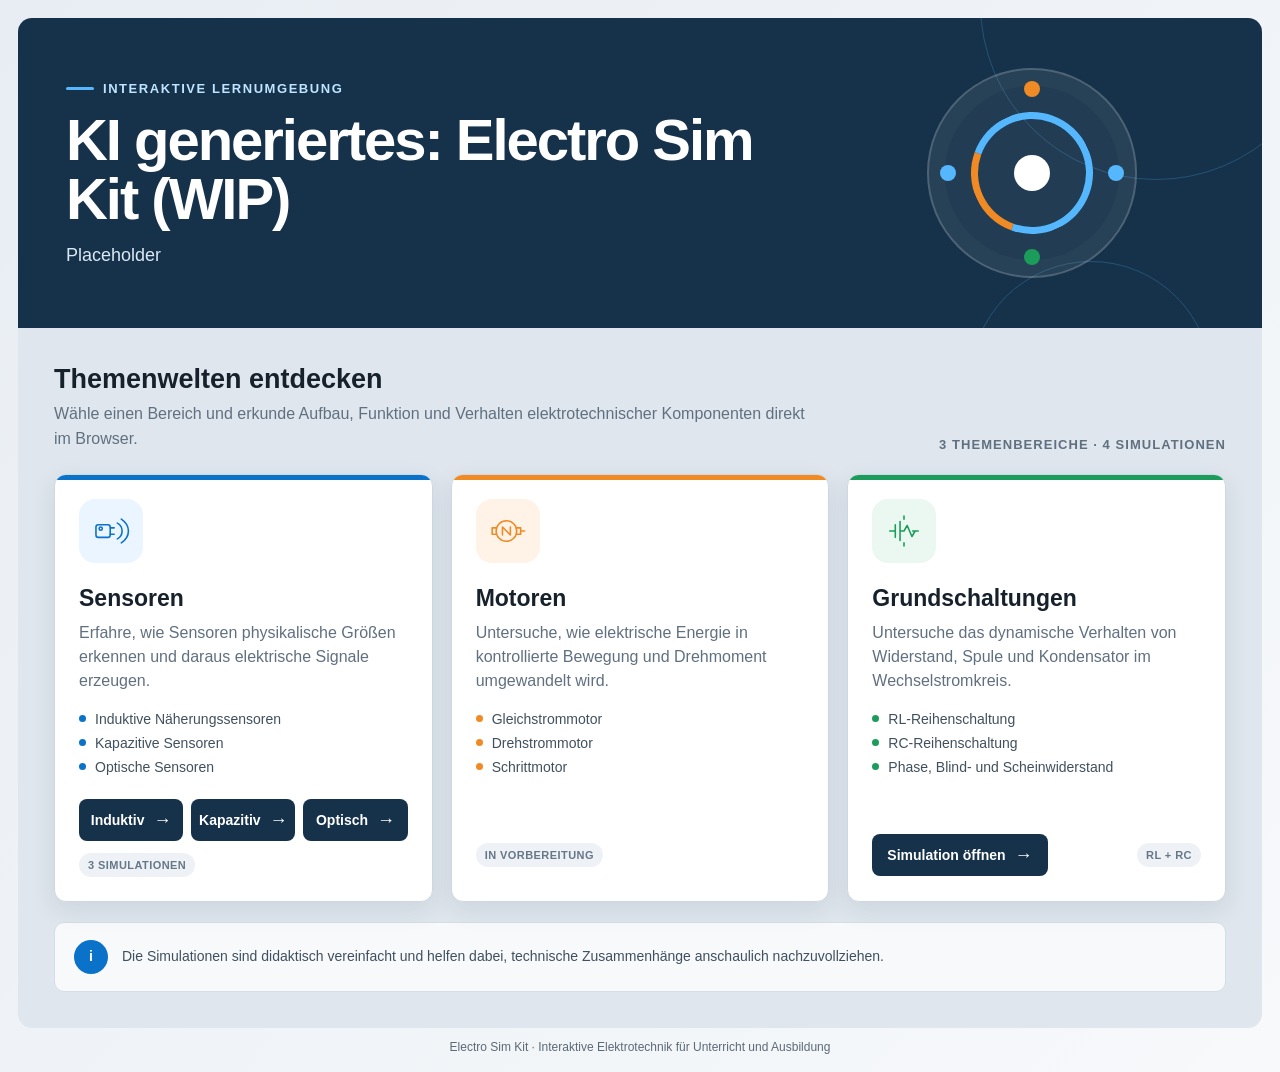
<file: index.html>
<!DOCTYPE html>
<html lang="de">
<head>
<meta charset="UTF-8">
<meta name="viewport" content="width=device-width, initial-scale=1.0">
<meta name="description" content="Electro Sim Kit – interaktive Simulationen zu Sensoren, Motoren und Grundschaltungen.">
<title>KI Generiertes: Electro Sim Kit – Elektrotechnik interaktiv erleben</title>
<link rel="stylesheet" href="styles.css">
</head>
<body class="landing-page">
<div class="app">
<header>
  <div class="hero-copy">
    <div class="eyebrow">Interaktive Lernumgebung</div>
    <h1>KI generiertes: Electro Sim Kit (WIP)</h1>
    <p>Placeholder</p>
  </div>
  <div class="circuit-mark" aria-hidden="true"></div>
</header>
<main>
  <section class="intro" aria-labelledby="topics-title">
    <div><h2 id="topics-title">Themenwelten entdecken</h2><p>Wähle einen Bereich und erkunde Aufbau, Funktion und Verhalten elektrotechnischer Komponenten direkt im Browser.</p></div>
    <div class="topic-count">3 Themenbereiche · 4 Simulationen</div>
  </section>
  <section class="topics" aria-label="Themenbereiche">
    <article class="topic-card sensoren">
      <div class="topic-icon" aria-hidden="true"><svg viewBox="0 0 48 48"><rect x="5" y="16" width="18" height="16" rx="3"></rect><path d="M23 20h5M23 28h5M32 14c4 2 6 5 6 10s-2 8-6 10M37 9c6 4 9 9 9 15s-3 11-9 15"></path><circle cx="11" cy="21" r="2"></circle></svg></div>
      <h3>Sensoren</h3><p>Erfahre, wie Sensoren physikalische Größen erkennen und daraus elektrische Signale erzeugen.</p>
      <ul class="module-list"><li>Induktive Näherungssensoren</li><li>Kapazitive Sensoren</li><li>Optische Sensoren</li></ul>
      <div class="card-action sensor-actions">
        <div class="simulation-links">
          <a class="button" href="sensoren/induktiv.html">Induktiv <span aria-hidden="true">→</span></a>
          <a class="button" href="sensoren/kapazitiv.html">Kapazitiv <span aria-hidden="true">→</span></a>
          <a class="button" href="sensoren/optisch.html">Optisch <span aria-hidden="true">→</span></a>
        </div>
        <span class="status">3 Simulationen</span>
      </div>
    </article>
    <article class="topic-card motoren">
      <div class="topic-icon" aria-hidden="true"><svg viewBox="0 0 48 48"><circle cx="22" cy="24" r="13"></circle><path d="M9 20H4v8h5M35 20h5v8h-5M40 24h5M17 29V19l10 10V19"></path></svg></div>
      <h3>Motoren</h3><p>Untersuche, wie elektrische Energie in kontrollierte Bewegung und Drehmoment umgewandelt wird.</p>
      <ul class="module-list"><li>Gleichstrommotor</li><li>Drehstrommotor</li><li>Schrittmotor</li></ul>
      <div class="card-action"><span class="status">In Vorbereitung</span></div>
    </article>
    <article class="topic-card schaltungen">
      <div class="topic-icon" aria-hidden="true"><svg viewBox="0 0 48 48"><path d="M6 24h7M35 24h7M13 16v16M19 12v24M19 24h5l4-7 6 14 4-7M24 9V5M24 43v-4"></path></svg></div>
      <h3>Grundschaltungen</h3><p>Untersuche das dynamische Verhalten von Widerstand, Spule und Kondensator im Wechselstromkreis.</p>
      <ul class="module-list"><li>RL-Reihenschaltung</li><li>RC-Reihenschaltung</li><li>Phase, Blind- und Scheinwiderstand</li></ul>
      <div class="card-action">
        <a class="button" href="schaltungen/schwingkreise.html">Simulation öffnen <span aria-hidden="true">→</span></a>
        <span class="status">RL + RC</span>
      </div>
    </article>
  </section>
  <aside class="note"><strong aria-hidden="true">i</strong><span>Die Simulationen sind didaktisch vereinfacht und helfen dabei, technische Zusammenhänge anschaulich nachzuvollziehen.</span></aside>
</main>
<footer>Electro Sim Kit · Interaktive Elektrotechnik für Unterricht und Ausbildung</footer>
</div>
</body>
</html>
</file>
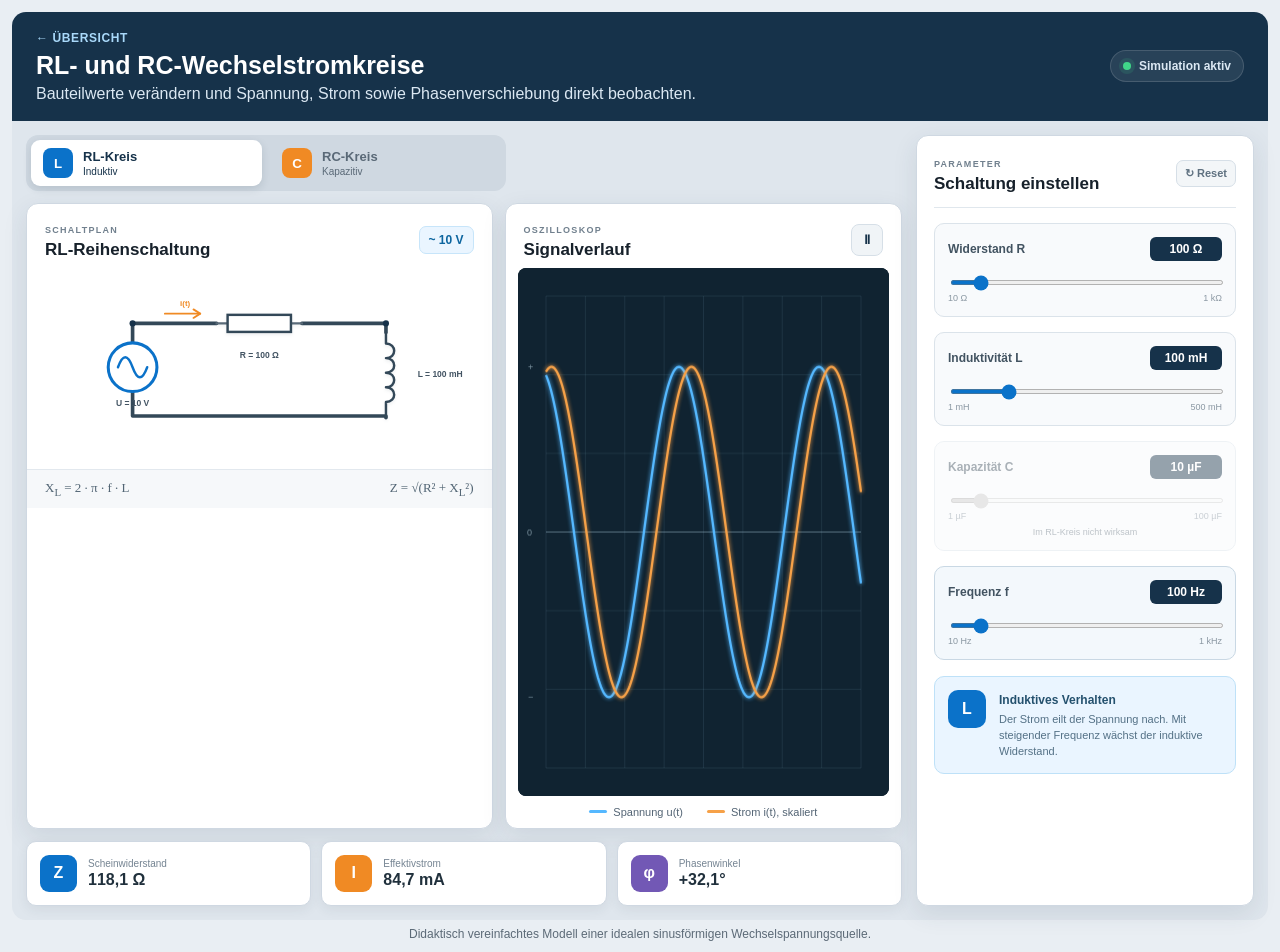
<file: schaltungen/schwingkreise.html>
<!DOCTYPE html>
<html lang="de">
<head>
<meta charset="UTF-8">
<meta name="viewport" content="width=device-width, initial-scale=1.0">
<meta name="description" content="Interaktive Simulation von RL- und RC-Reihenschaltungen mit Schaltplan, Oszilloskop und veränderbaren Bauteilwerten.">
<title>RL- und RC-Wechselstromkreise – Electro Sim Kit</title>
<link rel="stylesheet" href="../styles.css">
<link rel="stylesheet" href="schwingkreise.css?v=20260808-3">
</head>
<body class="simulation-page circuit-page">
<div class="app">
  <header class="circuit-header">
    <div>
      <a class="back-link" href="../index.html" aria-label="Zurück zur Startseite">← Übersicht</a>
      <h1>RL- und RC-Wechselstromkreise</h1>
      <p>Bauteilwerte verändern und Spannung, Strom sowie Phasenverschiebung direkt beobachten.</p>
    </div>
    <div class="live-pill"><span></span> Simulation aktiv</div>
  </header>

  <main class="circuit-main">
    <section class="workspace" aria-label="Simulationsbereich">
      <div class="mode-switch" role="tablist" aria-label="Schaltung auswählen">
        <button id="rlTab" class="active" role="tab" aria-selected="true" data-mode="rl">
          <span class="tab-symbol">L</span><span><strong>RL-Kreis</strong><small>Induktiv</small></span>
        </button>
        <button id="rcTab" role="tab" aria-selected="false" data-mode="rc">
          <span class="tab-symbol capacitor-symbol">C</span><span><strong>RC-Kreis</strong><small>Kapazitiv</small></span>
        </button>
      </div>

      <div class="visual-grid">
        <article class="visual-card schematic-card">
          <div class="section-heading">
            <div><span class="section-kicker">Schaltplan</span><h2 id="schematicTitle">RL-Reihenschaltung</h2></div>
            <span class="ac-badge">~ 10 V</span>
          </div>
          <svg id="schematic" viewBox="0 0 720 320" role="img" aria-labelledby="schematicSvgTitle schematicSvgDesc">
            <title id="schematicSvgTitle">Schaltplan einer RL-Reihenschaltung</title>
            <desc id="schematicSvgDesc">Eine Wechselspannungsquelle, ein Widerstand und eine Spule in Reihe.</desc>
            <defs><filter id="softShadow" x="-20%" y="-20%" width="140%" height="140%"><feDropShadow dx="0" dy="4" stdDeviation="5" flood-opacity=".1"/></filter></defs>
            <path class="wire" d="M152 86H290 M430 86H568V101 M568 241V238H152V198 M152 118V86"/>
            <circle class="source" cx="152" cy="158" r="40"/>
            <path class="source-wave" d="M128 158c8-22 16-22 24 0s16 22 24 0"/>
            <text class="component-caption" x="152" y="222" text-anchor="middle">U = 10 V</text>
            <g class="iec-component">
              <path class="component-line" d="M290 86h18M412 86h18"/>
              <rect class="iec-resistor" x="308" y="72" width="104" height="28" fill="#ffffff" stroke="#334858" stroke-width="4"/>
            </g>
            <text class="component-caption" id="rSchematicValue" x="360" y="143" text-anchor="middle">R = 100 Ω</text>
            <g id="inductorGroup" class="iec-component circuit-symbol">
              <path class="component-line reactive-line" d="M568 101v18c18 0 18 24 0 24 18 0 18 24 0 24 18 0 18 24 0 24 18 0 18 24 0 24v26"/>
            </g>
            <g id="capacitorGroup" class="iec-component circuit-symbol is-hidden" style="display:none">
              <path class="component-line reactive-line" d="M568 101v58M543 159h50M543 181h50M568 181v60"/>
            </g>
            <text class="component-caption" id="reactiveSchematicValue" x="620" y="174">L = 100 mH</text>
            <circle class="node" cx="152" cy="86" r="5"/><circle class="node" cx="568" cy="86" r="5"/>
            <g class="current-arrow"><path d="M205 70h58"/><path d="m263 70-11-7m11 7-11 7"/><text x="230" y="57">i(t)</text></g>
          </svg>
          <div class="formula-strip"><span id="formulaMain">X<sub>L</sub> = 2 · π · f · L</span><span id="formulaPhase">Z = √(R² + X<sub>L</sub>²)</span></div>
        </article>

        <article class="visual-card scope-card">
          <div class="section-heading scope-heading">
            <div><span class="section-kicker">Oszilloskop</span><h2>Signalverlauf</h2></div>
            <button id="pauseButton" class="icon-button" aria-label="Animation pausieren" title="Animation pausieren">Ⅱ</button>
          </div>
          <div class="scope-wrap"><canvas id="scope" width="900" height="390" aria-label="Diagramm von Spannung und Strom über der Zeit"></canvas></div>
          <div class="scope-legend"><span><i class="voltage-dot"></i>Spannung u(t)</span><span><i class="current-dot"></i>Strom i(t), skaliert</span></div>
        </article>
      </div>

      <section class="metrics" aria-label="Berechnete Werte">
        <article><span class="metric-icon impedance">Z</span><div><small>Scheinwiderstand</small><strong id="impedanceValue">118,1 Ω</strong></div></article>
        <article><span class="metric-icon current">I</span><div><small>Effektivstrom</small><strong id="currentValue">84,7 mA</strong></div></article>
        <article><span class="metric-icon phase">φ</span><div><small>Phasenwinkel</small><strong id="phaseValue">+32,1°</strong></div></article>
      </section>
    </section>

    <aside class="control-panel" aria-label="Parameter einstellen">
      <div class="control-title">
        <div><span class="section-kicker">Parameter</span><h2>Schaltung einstellen</h2></div>
        <button id="resetButton" class="reset-button">↻ Reset</button>
      </div>
      <div class="control-group active-control">
        <div class="control-label"><label for="resistance">Widerstand R</label><output id="resistanceOutput">100 Ω</output></div>
        <input id="resistance" type="range" min="10" max="1000" step="10" value="100">
        <div class="range-scale"><span>10 Ω</span><span>1 kΩ</span></div>
      </div>
      <div id="inductanceGroup" class="control-group active-control">
        <div class="control-label"><label for="inductance">Induktivität L</label><output id="inductanceOutput">100 mH</output></div>
        <input id="inductance" type="range" min="1" max="500" step="1" value="100">
        <div class="range-scale"><span>1 mH</span><span>500 mH</span></div>
      </div>
      <div id="capacitanceGroup" class="control-group inactive-control">
        <div class="control-label"><label for="capacitance">Kapazität C</label><output id="capacitanceOutput">10 µF</output></div>
        <input id="capacitance" type="range" min="1" max="100" step="1" value="10" disabled>
        <div class="range-scale"><span>1 µF</span><span>100 µF</span></div>
        <small class="inactive-note">Im RL-Kreis nicht wirksam</small>
      </div>
      <div class="control-group active-control frequency-control">
        <div class="control-label"><label for="frequency">Frequenz f</label><output id="frequencyOutput">100 Hz</output></div>
        <input id="frequency" type="range" min="10" max="1000" step="10" value="100">
        <div class="range-scale"><span>10 Hz</span><span>1 kHz</span></div>
      </div>
      <div class="explanation" id="explanation">
        <div class="explanation-icon">L</div>
        <div><strong>Induktives Verhalten</strong><p>Der Strom eilt der Spannung nach. Mit steigender Frequenz wächst der induktive Widerstand.</p></div>
      </div>
    </aside>
  </main>
  <footer>Didaktisch vereinfachtes Modell einer idealen sinusförmigen Wechselspannungsquelle.</footer>
</div>
<script src="schwingkreise.js?v=20260808-3"></script>
</body>
</html>
</file>
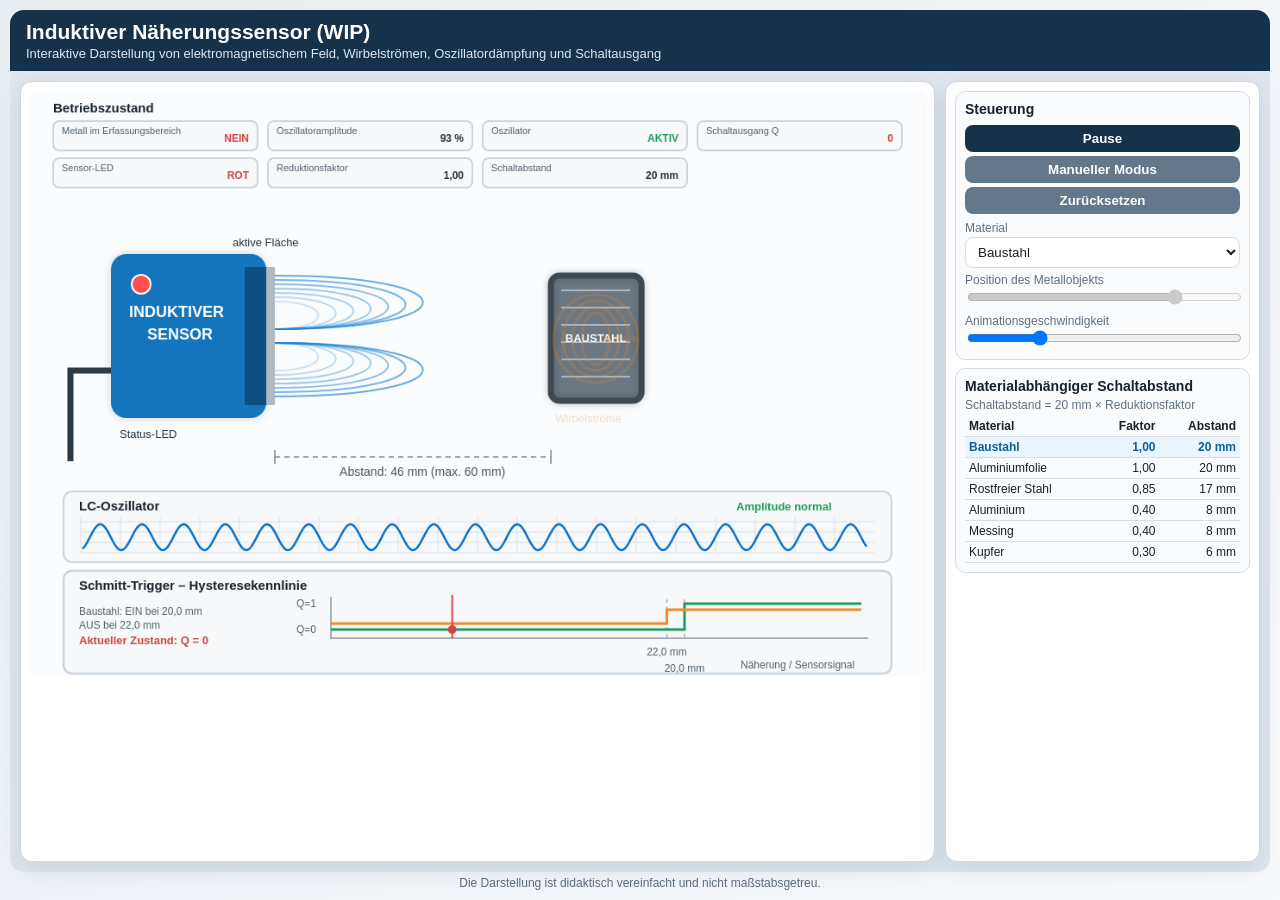
<file: sensoren/induktiv.html>
<!DOCTYPE html>
<html lang="de">
<head>
<meta charset="UTF-8">
<meta name="viewport" content="width=device-width, initial-scale=1.0">
<title>Induktiver Näherungssensor – Interaktive Unterrichtsanimation</title>
<link rel="stylesheet" href="../styles.css">
<style>
@media (min-width: 981px) {
  html, body { height: 100%; overflow: hidden; }
  .simulation-page .app { display: flex; flex-direction: column; height: 100vh; padding: 10px; }
  .simulation-page header { flex: 0 0 auto; padding: 10px 16px; }
  .simulation-page header h1 { margin-bottom: 2px; font-size: 21px; }
  .simulation-page header p { font-size: 13px; }
  .simulation-page .main { flex: 1 1 auto; min-height: 0; grid-template-columns: minmax(0, 1fr) 315px; gap: 10px; padding: 10px; }
  .simulation-page .stage { display: flex; min-height: 0; align-items: flex-start; padding: 8px; }
  .simulation-page canvas { width: 100%; max-height: 100%; object-fit: contain; }
  .simulation-page .side { overflow: hidden; padding: 9px; }
  .simulation-page .card { margin-bottom: 8px; padding: 9px; }
  .simulation-page .card:last-child { margin-bottom: 0; }
  .simulation-page .card h2 { margin-bottom: 6px; font-size: 14px; }
  .simulation-page .controls button { margin: 2px 0; padding: 6px 9px; }
  .simulation-page .controls label { margin-top: 5px; font-size: 12px; }
  .simulation-page .controls select { margin-top: 2px; padding: 6px 8px; }
  .simulation-page .material-note { margin-bottom: 4px; }
  .simulation-page .material-table th,
  .simulation-page .material-table td { padding: 3px 4px; }
  .simulation-page footer { flex: 0 0 auto; margin-top: 4px; }
}
</style>
</head>
<body class="simulation-page">
<div class="app">
<header>
  <h1>Induktiver Näherungssensor (WIP) </h1>
  <p>Interaktive Darstellung von elektromagnetischem Feld, Wirbelströmen, Oszillatordämpfung und Schaltausgang</p>
</header>

<div class="main">
  <section class="stage">
    <canvas id="canvas" width="1040" height="680"></canvas>
  </section>

  <aside class="side">
    <div class="card controls">
      <h2>Steuerung</h2>
      <button id="playBtn">Pause</button>
      <button id="manualBtn" class="secondary">Manueller Modus</button>
      <button id="resetBtn" class="secondary">Zurücksetzen</button>
      <label for="material">Material</label>
      <select id="material">
        <option value="steel">Baustahl</option>
        <option value="aluminiumFoil">Aluminiumfolie</option>
        <option value="stainlessSteel">Rostfreier Stahl</option>
        <option value="aluminium">Aluminium</option>
        <option value="brass">Messing</option>
        <option value="copper">Kupfer</option>
      </select>
      <label for="position">Position des Metallobjekts</label>
      <input id="position" type="range" min="285" max="700" value="700" disabled>
      <label for="speed">Animationsgeschwindigkeit</label>
      <input id="speed" type="range" min="1" max="5" value="2">
    </div>

    <div class="card">
      <h2>Materialabhängiger Schaltabstand</h2>
      <p class="material-note">Schaltabstand = 20 mm × Reduktionsfaktor</p>
      <table class="material-table">
        <thead><tr><th>Material</th><th>Faktor</th><th>Abstand</th></tr></thead>
        <tbody>
          <tr data-material="steel"><td>Baustahl</td><td>1,00</td><td>20 mm</td></tr>
          <tr data-material="aluminiumFoil"><td>Aluminiumfolie</td><td>1,00</td><td>20 mm</td></tr>
          <tr data-material="stainlessSteel"><td>Rostfreier Stahl</td><td>0,85</td><td>17 mm</td></tr>
          <tr data-material="aluminium"><td>Aluminium</td><td>0,40</td><td>8 mm</td></tr>
          <tr data-material="brass"><td>Messing</td><td>0,40</td><td>8 mm</td></tr>
          <tr data-material="copper"><td>Kupfer</td><td>0,30</td><td>6 mm</td></tr>
        </tbody>
      </table>
    </div>

  </aside>
</div>
<footer>Die Darstellung ist didaktisch vereinfacht und nicht maßstabsgetreu.</footer>
</div>

<script>
const canvas = document.getElementById("canvas");
const ctx = canvas.getContext("2d");

const positionSlider = document.getElementById("position");
const speedSlider = document.getElementById("speed");
const materialSelect = document.getElementById("material");
const playBtn = document.getElementById("playBtn");
const manualBtn = document.getElementById("manualBtn");
const resetBtn = document.getElementById("resetBtn");

const sensorFaceX = 285;
const minObjectX = sensorFaceX;
const maxObjectX = 700;
const maxDistanceMm = 60;
const nominalSwitchDistanceMm = 20;
const hysteresisFactor = 1.1;
const materials = {
  steel: {name:"Baustahl", lines:["BAUSTAHL"], factor:1, fill:"#6c7781", accent:"#aeb8c2"},
  aluminiumFoil: {name:"Aluminiumfolie", lines:["ALUMINIUM-","FOLIE"], factor:1, fill:"#aeb8c2", accent:"#e4e9ed"},
  stainlessSteel: {name:"Rostfreier Stahl", lines:["ROSTFREIER","STAHL"], factor:.85, fill:"#77838d", accent:"#c3cbd1"},
  aluminium: {name:"Aluminium", lines:["ALUMINIUM"], factor:.4, fill:"#9ca9b2", accent:"#d7dde1"},
  brass: {name:"Messing", lines:["MESSING"], factor:.4, fill:"#a98235", accent:"#ddbd68"},
  copper: {name:"Kupfer", lines:["KUPFER"], factor:.3, fill:"#a95f3b", accent:"#db966d"}
};

let objectX = maxObjectX;
let direction = -1;
let running = true;
let manual = false;
let phase = 0;
let last = performance.now();
let displayedDamping = 0;
let detectedState = false;

// Berechnet den aktuellen Objektabstand zur Sensorfläche in Millimetern.
function getDistanceMm(){
  return Math.max(0,Math.min(maxDistanceMm,
    (objectX-minObjectX)/(maxObjectX-minObjectX)*maxDistanceMm));
}

// Liefert die Daten des aktuell ausgewählten Materials.
function getMaterial(){
  return materials[materialSelect.value];
}

// Berechnet den materialabhängigen Einschaltabstand.
function getSwitchOnDistanceMm(material=getMaterial()){
  return nominalSwitchDistanceMm*material.factor;
}

// Berechnet mit der Hysterese den Abstand, bei dem der Sensor wieder ausschaltet.
function getSwitchOffDistanceMm(material=getMaterial()){
  return getSwitchOnDistanceMm(material)*hysteresisFactor;
}

// Formatiert den Reduktionsfaktor mit deutschem Dezimaltrennzeichen.
function formatFactor(value){
  return value.toFixed(2).replace(".",",");
}

// Aktualisiert den Schaltzustand unter Berücksichtigung der Hysterese.
function updateDetection(distanceMm,material){
  if(!detectedState && distanceMm<=getSwitchOnDistanceMm(material)) detectedState=true;
  if(detectedState && distanceMm>getSwitchOffDistanceMm(material)) detectedState=false;
  return detectedState;
}

// Zeichnet ein abgerundetes Rechteck mit optionaler Füllung und Kontur.
function roundRect(x,y,w,h,r,fill,stroke){
  ctx.beginPath();
  ctx.roundRect(x,y,w,h,r);
  if(fill){ctx.fillStyle=fill;ctx.fill()}
  if(stroke){ctx.strokeStyle=stroke;ctx.stroke()}
}

// Zeichnet die aktuellen Betriebswerte im oberen Bereich der Animation.
function drawOperatingStatus(detected,damping,material){
  ctx.fillStyle="#17212b";
  ctx.font="bold 15px Arial";
  ctx.fillText("Betriebszustand",28,26);

  const states=[
    ["Metall im Erfassungsbereich",detected?"JA":"NEIN",detected],
    ["Oszillatoramplitude",Math.round((1-damping*.78)*100)+" %",null],
    ["Oszillator",damping>.45?"GEDÄMPFT":"AKTIV",damping<=.45],
    ["Schaltausgang Q",detected?"1":"0",detected],
    ["Sensor-LED",detected?"GRÜN":"ROT",detected],
    ["Reduktionsfaktor",formatFactor(material.factor),null],
    ["Schaltabstand",getSwitchOnDistanceMm(material).toFixed(0)+" mm",null]
  ];
  states.forEach(([label,value,active],index)=>{
    const x=28+(index%4)*249;
    const y=36+Math.floor(index/4)*43;
    roundRect(x,y,237,34,7,"#f6f8fa","#ccd5dd");
    ctx.fillStyle="#52616d";
    ctx.font="11px Arial";
    ctx.fillText(label,x+10,y+15);
    ctx.fillStyle=active===null?"#253440":active?"#1c9c5a":"#d04444";
    ctx.font="bold 12px Arial";
    ctx.textAlign="right";
    ctx.fillText(value,x+227,y+24);
    ctx.textAlign="start";
  });
}

// Zeichnet Sensor, aktive Fläche, Anschlussleitung und Status-LED.
function drawSensor(detected){
  ctx.save();
  ctx.shadowColor="rgba(0,0,0,.16)";
  ctx.shadowBlur=12;
  roundRect(95,235,180,190,18,"#1475bd");
  ctx.restore();

  ctx.fillStyle="#0d4f82";
  ctx.fillRect(250,250,35,160);
  ctx.fillStyle="#aeb8c2";
  ctx.fillRect(275,250,10,160);

  ctx.fillStyle="#fff";
  ctx.font="bold 18px Arial";
  ctx.fillText("INDUKTIVER",116,308);
  ctx.fillText("SENSOR",137,334);

  ctx.beginPath();
  ctx.arc(130,270,11,0,Math.PI*2);
  ctx.fillStyle=detected?"#24d275":"#ff4f4f";
  ctx.fill();
  ctx.strokeStyle="#fff";
  ctx.lineWidth=2;
  ctx.stroke();

  ctx.strokeStyle="#2e3a44";
  ctx.lineWidth=7;
  ctx.beginPath();
  ctx.moveTo(95,370);
  ctx.lineTo(48,370);
  ctx.lineTo(48,475);
  ctx.stroke();

  ctx.font="13px Arial";
  ctx.fillStyle="#23313d";
  ctx.fillText("aktive Fläche",236,226);
  ctx.fillText("Status-LED",105,448);
}

// Zeichnet das elektromagnetische Feld abhängig von der Oszillatordämpfung.
function drawField(damping){
  ctx.save();
  ctx.beginPath();
  ctx.rect(sensorFaceX,205,450,300);
  ctx.clip();
  ctx.lineWidth=2;

  const strength=1-damping*.45;
  for(let i=0;i<7;i++){
    const reach=(70+i*28)*strength;
    const upperEndY=290-i*5;
    const lowerEndY=370+i*5;
    ctx.strokeStyle="#1682d4";
    ctx.globalAlpha=.2+i*.075;

    ctx.beginPath();
    ctx.moveTo(sensorFaceX,322);
    ctx.bezierCurveTo(sensorFaceX+reach,322,sensorFaceX+reach,upperEndY,sensorFaceX,upperEndY);
    ctx.stroke();

    ctx.beginPath();
    ctx.moveTo(sensorFaceX,338);
    ctx.bezierCurveTo(sensorFaceX+reach,338,sensorFaceX+reach,lowerEndY,sensorFaceX,lowerEndY);
    ctx.stroke();
  }
  ctx.restore();
}

// Zeichnet das Metallobjekt und blendet die Wirbelströme abhängig von der Nähe ein.
function drawMetal(material,eddyStrength){
  ctx.save();
  ctx.shadowColor="rgba(0,0,0,.2)";
  ctx.shadowBlur=10;
  roundRect(objectX,260,105,145,10,material.fill,"#3d4851");
  ctx.restore();

  ctx.fillStyle=material.accent;
  for(let i=0;i<6;i++){
    ctx.fillRect(objectX+12,276+i*20,80,2);
  }
  ctx.fillStyle="#fff";
  ctx.font="bold 13px Arial";
  ctx.textAlign="center";
  const firstLabelY=material.lines.length>1?329:337;
  material.lines.forEach((line,index)=>ctx.fillText(line,objectX+52,firstLabelY+index*16));
  ctx.textAlign="start";

  if(eddyStrength>0.01){
    ctx.save();
    ctx.globalAlpha=.12+.88*eddyStrength;
    ctx.strokeStyle="#f08a24";
    ctx.lineWidth=3;
    for(let i=0;i<4;i++){
      ctx.beginPath();
      ctx.ellipse(objectX+52,333,16+i*11,30+i*7,0,0,Math.PI*2);
      ctx.stroke();
      ctx.beginPath();
      ctx.moveTo(objectX+52+(16+i*11),333);
      ctx.lineTo(objectX+45+(16+i*11),328);
      ctx.lineTo(objectX+46+(16+i*11),337);
      ctx.closePath();
      ctx.fillStyle="#f08a24";
      ctx.fill();
    }
    ctx.fillStyle="#c86b14";
    ctx.font="13px Arial";
    ctx.fillText("Wirbelströme",objectX+5,430);
    ctx.restore();
  }
}

// Zeichnet die Abstandslinie und den aktuellen Messwert.
function drawDistance(){
  ctx.strokeStyle="#7b8995";
  ctx.lineWidth=1.5;
  ctx.setLineDash([6,5]);
  ctx.beginPath();
  ctx.moveTo(sensorFaceX,470);
  ctx.lineTo(objectX,470);
  ctx.stroke();
  ctx.setLineDash([]);
  ctx.beginPath();
  ctx.moveTo(sensorFaceX,462);ctx.lineTo(sensorFaceX,478);
  ctx.moveTo(objectX,462);ctx.lineTo(objectX,478);
  ctx.stroke();
  const d=Math.round(getDistanceMm());
  ctx.fillStyle="#455560";
  ctx.font="14px Arial";
  ctx.fillText(`Abstand: ${d} mm (max. 60 mm)`,(sensorFaceX+objectX)/2-85,492);
}

// Zeichnet das Oszillatorsignal mit der aktuell gedämpften Amplitude.
function drawOscilloscope(damping){
  roundRect(40,465,960,82,10,"#f6f8fa","#ccd5dd");
  ctx.fillStyle="#17212b";
  ctx.font="bold 15px Arial";
  ctx.fillText("LC-Oszillator",58,487);

  ctx.strokeStyle="#dde3e8";
  ctx.lineWidth=1;
  for(let x=60;x<980;x+=46){ctx.beginPath();ctx.moveTo(x,495);ctx.lineTo(x,536);ctx.stroke()}
  for(let y=500;y<537;y+=12){ctx.beginPath();ctx.moveTo(60,y);ctx.lineTo(980,y);ctx.stroke()}

  const amp=16*(1-damping*.78);
  ctx.strokeStyle="#0b72c9";
  ctx.lineWidth=2.5;
  ctx.beginPath();
  for(let i=0;i<910;i++){
    const x=62+i;
    const y=518+amp*Math.sin(i*.13+phase*2);
    if(i===0)ctx.moveTo(x,y);else ctx.lineTo(x,y);
  }
  ctx.stroke();

  ctx.fillStyle=damping>.45?"#d04444":"#1c9c5a";
  ctx.font="bold 13px Arial";
  ctx.fillText(damping>.45?"Amplitude gedämpft":"Amplitude normal",820,487);
}

// Zeichnet die Hysteresekennlinie und markiert den aktuellen Schaltpunkt.
function drawSchmittTrigger(detected,distanceMm,material){
  roundRect(40,557,960,119,10,"#f6f8fa","#ccd5dd");
  ctx.fillStyle="#17212b";
  ctx.font="bold 15px Arial";
  ctx.fillText("Schmitt-Trigger – Hysteresekennlinie",58,579);

  ctx.font="12px Arial";
  ctx.fillStyle="#52616d";
  const switchOnDistanceMm=getSwitchOnDistanceMm(material);
  const switchOffDistanceMm=getSwitchOffDistanceMm(material);
  ctx.fillText(`${material.name}: EIN bei ${switchOnDistanceMm.toFixed(1).replace(".",",")} mm`,58,608);
  ctx.fillText(`AUS bei ${switchOffDistanceMm.toFixed(1).replace(".",",")} mm`,58,624);
  ctx.fillStyle=detected?"#1c9c5a":"#d04444";
  ctx.font="bold 13px Arial";
  ctx.fillText(`Aktueller Zustand: Q = ${detected?1:0}`,58,642);

  const left=350, right=965, high=595, low=625;
  const materialRange=maxDistanceMm*material.factor;
  const proximity=Math.max(0,Math.min(1,1-distanceMm/materialRange));
  const onX=left+(1-switchOnDistanceMm/materialRange)*(right-left);
  const offX=left+(1-switchOffDistanceMm/materialRange)*(right-left);
  const currentX=left+proximity*(right-left);

  ctx.strokeStyle="#8795a1";
  ctx.lineWidth=1.5;
  ctx.beginPath();
  ctx.moveTo(left,high-8);ctx.lineTo(left,low+10);ctx.lineTo(right+8,low+10);
  ctx.stroke();
  ctx.fillStyle="#52616d";
  ctx.font="12px Arial";
  ctx.fillText("Q=1",310,high+4);
  ctx.fillText("Q=0",310,low+4);
  ctx.fillText("Näherung / Sensorsignal",825,670);

  ctx.setLineDash([4,4]);
  ctx.strokeStyle="#a8b3bc";
  [offX,onX].forEach(x=>{
    ctx.beginPath();ctx.moveTo(x,high-5);ctx.lineTo(x,low+10);ctx.stroke();
  });
  ctx.setLineDash([]);
  ctx.fillStyle="#52616d";
  ctx.textAlign="center";
  ctx.fillText(`${switchOffDistanceMm.toFixed(1).replace(".",",")} mm`,offX,655);
  ctx.fillText(`${switchOnDistanceMm.toFixed(1).replace(".",",")} mm`,onX,674);

  ctx.strokeStyle="#1c9c5a";
  ctx.lineWidth=3;
  ctx.beginPath();
  ctx.moveTo(left,low);ctx.lineTo(onX,low);ctx.lineTo(onX,high);ctx.lineTo(right,high);
  ctx.stroke();
  ctx.strokeStyle="#f08a24";
  ctx.beginPath();
  ctx.moveTo(right,high+7);ctx.lineTo(offX,high+7);ctx.lineTo(offX,low-7);ctx.lineTo(left,low-7);
  ctx.stroke();

  ctx.strokeStyle=detected?"#1c9c5a":"#d04444";
  ctx.lineWidth=2;
  ctx.beginPath();ctx.moveTo(currentX,high-10);ctx.lineTo(currentX,low+10);ctx.stroke();
  ctx.beginPath();ctx.arc(currentX,detected?high:low,5,0,Math.PI*2);
  ctx.fillStyle=detected?"#1c9c5a":"#d04444";ctx.fill();
  ctx.textAlign="start";
}

// Berechnet den Simulationszustand und zeichnet einen vollständigen Frame.
function draw(dt){
  ctx.clearRect(0,0,canvas.width,canvas.height);
  const distanceMm=getDistanceMm();
  const material=getMaterial();
  const detected=updateDetection(distanceMm,material);
  const proximity=Math.max(0,1-distanceMm/(maxDistanceMm*material.factor));
  const smoothProximity=proximity*proximity*(3-2*proximity);
  const targetDamping=.85*smoothProximity;
  // Zeitbasierte Glättung verhindert sichtbare Sprünge bei Annäherung und Schaltung.
  const easing=1-Math.exp(-Math.max(0,dt)/180);
  displayedDamping+=(targetDamping-displayedDamping)*easing;
  const damping=displayedDamping;

  drawOperatingStatus(detected,damping,material);
  ctx.save();
  ctx.translate(0,-45);
  drawSensor(detected);
  drawField(damping);
  drawMetal(material,smoothProximity);
  drawDistance();
  ctx.restore();
  drawOscilloscope(damping);
  drawSchmittTrigger(detected,distanceMm,material);
}

// Aktualisiert Bewegung und Zeitbasis und startet den nächsten Animationsframe.
function animate(now){
  const dt=Math.min(32,now-last);
  last=now;
  phase+=dt*.004;

  if(running && !manual){
    objectX += direction * Number(speedSlider.value) * dt * .045;
    if(objectX<minObjectX){objectX=minObjectX;direction=1}
    if(objectX>maxObjectX){objectX=maxObjectX;direction=-1}
    positionSlider.value=objectX;
  }
  draw(dt);
  requestAnimationFrame(animate);
}

// Startet oder pausiert die automatische Bewegung.
playBtn.addEventListener("click",()=>{
  running=!running;
  playBtn.textContent=running?"Pause":"Start";
});

// Wechselt zwischen automatischer Bewegung und manueller Positionierung.
manualBtn.addEventListener("click",()=>{
  manual=!manual;
  positionSlider.disabled=!manual;
  manualBtn.textContent=manual?"Automatischer Modus":"Manueller Modus";
});

// Übernimmt im manuellen Modus die gewählte Objektposition.
positionSlider.addEventListener("input",e=>{
  objectX=Number(e.target.value);
});

// Setzt beim Materialwechsel den Schaltzustand zurück und markiert die Tabellenzeile.
materialSelect.addEventListener("change",()=>{
  const material=getMaterial();
  detectedState=false;
  document.querySelectorAll(".material-table tr[data-material]").forEach(row=>{
    row.classList.toggle("selected",row.dataset.material===materialSelect.value);
  });
});

// Setzt Animation, Objektposition und Bedienzustand auf die Ausgangswerte zurück.
resetBtn.addEventListener("click",()=>{
  objectX=maxObjectX;
  direction=-1;
  running=true;
  manual=false;
  displayedDamping=0;
  detectedState=false;
  positionSlider.disabled=true;
  positionSlider.value=objectX;
  playBtn.textContent="Pause";
  manualBtn.textContent="Manueller Modus";
});

materialSelect.dispatchEvent(new Event("change"));
requestAnimationFrame(animate);
</script>
</body>
</html>
</file>
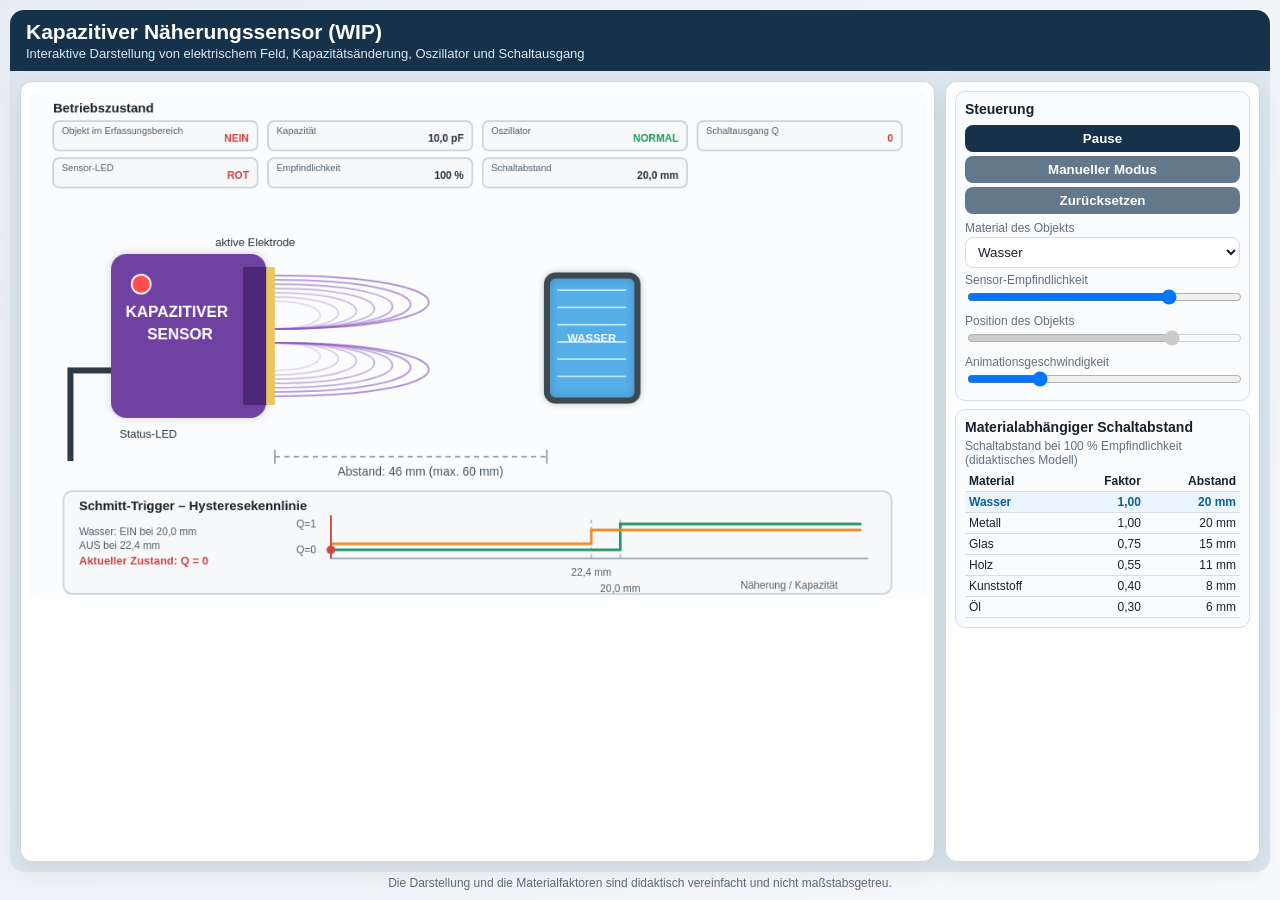
<file: sensoren/kapazitiv.html>
<!DOCTYPE html>
<html lang="de">
<head>
<meta charset="UTF-8">
<meta name="viewport" content="width=device-width, initial-scale=1.0">
<title>Kapazitiver Näherungssensor – Interaktive Unterrichtsanimation</title>
<link rel="stylesheet" href="../styles.css">
<style>
@media (min-width: 981px) {
  html, body { height: 100%; overflow: hidden; }
  .simulation-page .app { display: flex; flex-direction: column; height: 100vh; padding: 10px; }
  .simulation-page header { flex: 0 0 auto; padding: 10px 16px; }
  .simulation-page header h1 { margin-bottom: 2px; font-size: 21px; }
  .simulation-page header p { font-size: 13px; }
  .simulation-page .main { flex: 1 1 auto; min-height: 0; grid-template-columns: minmax(0, 1fr) 315px; gap: 10px; padding: 10px; }
  .simulation-page .stage { display: flex; min-height: 0; align-items: flex-start; padding: 8px; }
  .simulation-page canvas { width: 100%; max-height: 100%; object-fit: contain; }
  .simulation-page .side { overflow: hidden; padding: 9px; }
  .simulation-page .card { margin-bottom: 8px; padding: 9px; }
  .simulation-page .card:last-child { margin-bottom: 0; }
  .simulation-page .card h2 { margin-bottom: 6px; font-size: 14px; }
  .simulation-page .controls button { margin: 2px 0; padding: 6px 9px; }
  .simulation-page .controls label { margin-top: 5px; font-size: 12px; }
  .simulation-page .controls select { margin-top: 2px; padding: 6px 8px; }
  .simulation-page .material-note { margin-bottom: 4px; }
  .simulation-page .material-table th,
  .simulation-page .material-table td { padding: 3px 4px; }
  .simulation-page footer { flex: 0 0 auto; margin-top: 4px; }
}
</style>
</head>
<body class="simulation-page">
<div class="app">
<header>
  <h1>Kapazitiver Näherungssensor (WIP)</h1>
  <p>Interaktive Darstellung von elektrischem Feld, Kapazitätsänderung, Oszillator und Schaltausgang</p>
</header>

<div class="main">
  <section class="stage">
    <canvas id="canvas" width="1040" height="590"></canvas>
  </section>

  <aside class="side">
    <div class="card controls">
      <h2>Steuerung</h2>
      <button id="playBtn">Pause</button>
      <button id="manualBtn" class="secondary">Manueller Modus</button>
      <button id="resetBtn" class="secondary">Zurücksetzen</button>
      <label for="material">Material des Objekts</label>
      <select id="material">
        <option value="water">Wasser</option>
        <option value="metal">Metall</option>
        <option value="glass">Glas</option>
        <option value="wood">Holz</option>
        <option value="plastic">Kunststoff</option>
        <option value="oil">Öl</option>
      </select>
      <label for="sensitivity">Sensor-Empfindlichkeit</label>
      <input id="sensitivity" type="range" min="40" max="120" value="100">
      <label for="position">Position des Objekts</label>
      <input id="position" type="range" min="285" max="700" value="700" disabled>
      <label for="speed">Animationsgeschwindigkeit</label>
      <input id="speed" type="range" min="1" max="5" value="2">
    </div>

    <div class="card">
      <h2>Materialabhängiger Schaltabstand</h2>
      <p class="material-note">Schaltabstand bei 100 % Empfindlichkeit (didaktisches Modell)</p>
      <table class="material-table">
        <thead><tr><th>Material</th><th>Faktor</th><th>Abstand</th></tr></thead>
        <tbody>
          <tr data-material="water"><td>Wasser</td><td>1,00</td><td>20 mm</td></tr>
          <tr data-material="metal"><td>Metall</td><td>1,00</td><td>20 mm</td></tr>
          <tr data-material="glass"><td>Glas</td><td>0,75</td><td>15 mm</td></tr>
          <tr data-material="wood"><td>Holz</td><td>0,55</td><td>11 mm</td></tr>
          <tr data-material="plastic"><td>Kunststoff</td><td>0,40</td><td>8 mm</td></tr>
          <tr data-material="oil"><td>Öl</td><td>0,30</td><td>6 mm</td></tr>
        </tbody>
      </table>
    </div>

  </aside>
</div>
<footer>Die Darstellung und die Materialfaktoren sind didaktisch vereinfacht und nicht maßstabsgetreu.</footer>
</div>

<script>
const canvas = document.getElementById("canvas");
const ctx = canvas.getContext("2d");

const positionSlider = document.getElementById("position");
const sensitivitySlider = document.getElementById("sensitivity");
const speedSlider = document.getElementById("speed");
const materialSelect = document.getElementById("material");
const playBtn = document.getElementById("playBtn");
const manualBtn = document.getElementById("manualBtn");
const resetBtn = document.getElementById("resetBtn");

const sensorFaceX = 285;
const minObjectX = sensorFaceX;
const maxObjectX = 700;
const maxDistanceMm = 60;
const nominalSwitchDistanceMm = 20;
const hysteresisFactor = 1.12;
const baseCapacitancePf = 10;
const materials = {
  water: {name:"Wasser", lines:["WASSER"], factor:1, fill:"#55aee7", accent:"#bce7ff"},
  metal: {name:"Metall", lines:["METALL"], factor:1, fill:"#707c86", accent:"#c2cbd2"},
  glass: {name:"Glas", lines:["GLAS"], factor:.75, fill:"rgba(116,190,220,.58)", accent:"#e7f7ff"},
  wood: {name:"Holz", lines:["HOLZ"], factor:.55, fill:"#a87542", accent:"#d8ad78"},
  plastic: {name:"Kunststoff", lines:["KUNSTSTOFF"], factor:.4, fill:"#e1a441", accent:"#ffe1a0"},
  oil: {name:"Öl", lines:["ÖL"], factor:.3, fill:"#c6a52d", accent:"#f4df75"}
};

let objectX = maxObjectX;
let direction = -1;
let running = true;
let manual = false;
let last = performance.now();
let displayedResponse = 0;
let detectedState = false;

function getDistanceMm(){
  return Math.max(0,Math.min(maxDistanceMm,
    (objectX-minObjectX)/(maxObjectX-minObjectX)*maxDistanceMm));
}

function getMaterial(){
  return materials[materialSelect.value];
}

function getSensitivity(){
  return Number(sensitivitySlider.value)/100;
}

function getSwitchOnDistanceMm(material=getMaterial()){
  return nominalSwitchDistanceMm*material.factor*getSensitivity();
}

function getSwitchOffDistanceMm(material=getMaterial()){
  return Math.min(maxDistanceMm,getSwitchOnDistanceMm(material)*hysteresisFactor);
}

function formatDecimal(value,digits=1){
  return value.toFixed(digits).replace(".",",");
}

function updateDetection(distanceMm,material){
  if(!detectedState && distanceMm<=getSwitchOnDistanceMm(material)) detectedState=true;
  if(detectedState && distanceMm>getSwitchOffDistanceMm(material)) detectedState=false;
  return detectedState;
}

function roundRect(x,y,w,h,r,fill,stroke){
  ctx.beginPath();
  ctx.roundRect(x,y,w,h,r);
  if(fill){ctx.fillStyle=fill;ctx.fill()}
  if(stroke){ctx.strokeStyle=stroke;ctx.stroke()}
}

function drawOperatingStatus(detected,response,capacitance,material){
  ctx.fillStyle="#17212b";
  ctx.font="bold 15px Arial";
  ctx.fillText("Betriebszustand",28,26);

  const states=[
    ["Objekt im Erfassungsbereich",detected?"JA":"NEIN",detected],
    ["Kapazität",formatDecimal(capacitance)+" pF",null],
    ["Oszillator",response>.45?"VERÄNDERT":"NORMAL",response<=.45],
    ["Schaltausgang Q",detected?"1":"0",detected],
    ["Sensor-LED",detected?"GRÜN":"ROT",detected],
    ["Empfindlichkeit",sensitivitySlider.value+" %",null],
    ["Schaltabstand",formatDecimal(getSwitchOnDistanceMm(material))+" mm",null]
  ];
  states.forEach(([label,value,active],index)=>{
    const x=28+(index%4)*249;
    const y=36+Math.floor(index/4)*43;
    roundRect(x,y,237,34,7,"#f6f8fa","#ccd5dd");
    ctx.fillStyle="#52616d";
    ctx.font="11px Arial";
    ctx.fillText(label,x+10,y+15);
    ctx.fillStyle=active===null?"#253440":active?"#1c9c5a":"#d04444";
    ctx.font="bold 12px Arial";
    ctx.textAlign="right";
    ctx.fillText(value,x+227,y+24);
    ctx.textAlign="start";
  });
}

function drawSensor(detected){
  ctx.save();
  ctx.shadowColor="rgba(0,0,0,.16)";
  ctx.shadowBlur=12;
  roundRect(95,235,180,190,18,"#6f42a1");
  ctx.restore();

  ctx.fillStyle="#4d2878";
  ctx.fillRect(248,250,27,160);
  ctx.fillStyle="#e9c75f";
  ctx.fillRect(275,250,10,160);

  ctx.fillStyle="#fff";
  ctx.font="bold 18px Arial";
  ctx.fillText("KAPAZITIVER",112,308);
  ctx.fillText("SENSOR",137,334);

  ctx.beginPath();
  ctx.arc(130,270,11,0,Math.PI*2);
  ctx.fillStyle=detected?"#24d275":"#ff4f4f";
  ctx.fill();
  ctx.strokeStyle="#fff";
  ctx.lineWidth=2;
  ctx.stroke();

  ctx.strokeStyle="#2e3a44";
  ctx.lineWidth=7;
  ctx.beginPath();
  ctx.moveTo(95,370);
  ctx.lineTo(48,370);
  ctx.lineTo(48,475);
  ctx.stroke();

  ctx.font="13px Arial";
  ctx.fillStyle="#23313d";
  ctx.fillText("aktive Elektrode",216,226);
  ctx.fillText("Status-LED",105,448);
}

function drawField(response){
  ctx.save();
  ctx.beginPath();
  ctx.rect(sensorFaceX,205,450,300);
  ctx.clip();
  ctx.lineWidth=2;

  const strength=1-response*.08;
  for(let i=0;i<7;i++){
    const reach=(70+i*28)*strength;
    const upperEndY=290-i*5;
    const lowerEndY=370+i*5;
    ctx.strokeStyle="#8a56c2";
    ctx.globalAlpha=Math.min(1,.2+i*.075+response*.08);

    ctx.beginPath();
    ctx.moveTo(sensorFaceX,322);
    ctx.bezierCurveTo(sensorFaceX+reach,322,sensorFaceX+reach,upperEndY,sensorFaceX,upperEndY);
    ctx.stroke();

    ctx.beginPath();
    ctx.moveTo(sensorFaceX,338);
    ctx.bezierCurveTo(sensorFaceX+reach,338,sensorFaceX+reach,lowerEndY,sensorFaceX,lowerEndY);
    ctx.stroke();
  }
  ctx.restore();
}

function drawObject(detected,material,response){
  ctx.save();
  ctx.shadowColor="rgba(0,0,0,.2)";
  ctx.shadowBlur=10;
  roundRect(objectX,260,105,145,10,material.fill,"#3d4851");
  ctx.restore();

  ctx.fillStyle=material.accent;
  for(let i=0;i<6;i++) ctx.fillRect(objectX+12,276+i*20,80,2);
  ctx.fillStyle="#fff";
  ctx.font="bold 13px Arial";
  ctx.textAlign="center";
  material.lines.forEach((line,index)=>ctx.fillText(line,objectX+52,337+index*16));
  ctx.textAlign="start";

  if(response>.12){
    ctx.fillStyle="#f08a24";
    ctx.font="bold 17px Arial";
    const alpha=Math.min(1,.25+response);
    ctx.globalAlpha=alpha;
    for(let row=0;row<4;row++){
      for(let col=0;col<3;col++){
        const sign=(row+col)%2===0?"+":"−";
        ctx.fillText(sign,objectX+20+col*31,292+row*28);
      }
    }
    ctx.globalAlpha=1;
    if(detected){
      ctx.font="13px Arial";
      ctx.fillStyle="#c86b14";
      ctx.fillText("Polarisation",objectX+10,430);
    }
  }
}

function drawDistance(){
  ctx.strokeStyle="#7b8995";
  ctx.lineWidth=1.5;
  ctx.setLineDash([6,5]);
  ctx.beginPath();
  ctx.moveTo(sensorFaceX,470);
  ctx.lineTo(objectX,470);
  ctx.stroke();
  ctx.setLineDash([]);
  ctx.beginPath();
  ctx.moveTo(sensorFaceX,462);ctx.lineTo(sensorFaceX,478);
  ctx.moveTo(objectX,462);ctx.lineTo(objectX,478);
  ctx.stroke();
  ctx.fillStyle="#455560";
  ctx.font="14px Arial";
  ctx.fillText(`Abstand: ${Math.round(getDistanceMm())} mm (max. 60 mm)`,(sensorFaceX+objectX)/2-85,492);
}

function drawSchmittTrigger(detected,distanceMm,material){
  roundRect(40,465,960,119,10,"#f6f8fa","#ccd5dd");
  ctx.fillStyle="#17212b";
  ctx.font="bold 15px Arial";
  ctx.fillText("Schmitt-Trigger – Hysteresekennlinie",58,487);

  const onDistance=getSwitchOnDistanceMm(material);
  const offDistance=getSwitchOffDistanceMm(material);
  ctx.font="12px Arial";
  ctx.fillStyle="#52616d";
  ctx.fillText(`${material.name}: EIN bei ${formatDecimal(onDistance)} mm`,58,516);
  ctx.fillText(`AUS bei ${formatDecimal(offDistance)} mm`,58,532);
  ctx.fillStyle=detected?"#1c9c5a":"#d04444";
  ctx.font="bold 13px Arial";
  ctx.fillText(`Aktueller Zustand: Q = ${detected?1:0}`,58,550);

  const left=350, right=965, high=503, low=533;
  const displayRange=Math.max(24,onDistance*2.2);
  const proximity=Math.max(0,Math.min(1,1-distanceMm/displayRange));
  const onX=left+(1-onDistance/displayRange)*(right-left);
  const offX=left+(1-offDistance/displayRange)*(right-left);
  const currentX=left+proximity*(right-left);

  ctx.strokeStyle="#8795a1";
  ctx.lineWidth=1.5;
  ctx.beginPath();
  ctx.moveTo(left,high-8);ctx.lineTo(left,low+10);ctx.lineTo(right+8,low+10);
  ctx.stroke();
  ctx.fillStyle="#52616d";
  ctx.font="12px Arial";
  ctx.fillText("Q=1",310,high+4);
  ctx.fillText("Q=0",310,low+4);
  ctx.fillText("Näherung / Kapazität",825,578);

  ctx.setLineDash([4,4]);
  ctx.strokeStyle="#a8b3bc";
  [offX,onX].forEach(x=>{ctx.beginPath();ctx.moveTo(x,high-5);ctx.lineTo(x,low+10);ctx.stroke()});
  ctx.setLineDash([]);
  ctx.fillStyle="#52616d";
  ctx.textAlign="center";
  ctx.fillText(`${formatDecimal(offDistance)} mm`,offX,563);
  ctx.fillText(`${formatDecimal(onDistance)} mm`,onX,582);

  ctx.strokeStyle="#1c9c5a";
  ctx.lineWidth=3;
  ctx.beginPath();ctx.moveTo(left,low);ctx.lineTo(onX,low);ctx.lineTo(onX,high);ctx.lineTo(right,high);ctx.stroke();
  ctx.strokeStyle="#f08a24";
  ctx.beginPath();ctx.moveTo(right,high+7);ctx.lineTo(offX,high+7);ctx.lineTo(offX,low-7);ctx.lineTo(left,low-7);ctx.stroke();
  ctx.strokeStyle=detected?"#1c9c5a":"#d04444";
  ctx.lineWidth=2;
  ctx.beginPath();ctx.moveTo(currentX,high-10);ctx.lineTo(currentX,low+10);ctx.stroke();
  ctx.beginPath();ctx.arc(currentX,detected?high:low,5,0,Math.PI*2);
  ctx.fillStyle=detected?"#1c9c5a":"#d04444";ctx.fill();
  ctx.textAlign="start";
}

function updateValues(){
  const material=getMaterial();
  document.querySelectorAll(".material-table tr[data-material]").forEach(row=>{
    row.classList.toggle("selected",row.dataset.material===materialSelect.value);
  });
}

function draw(dt){
  ctx.clearRect(0,0,canvas.width,canvas.height);
  const distanceMm=getDistanceMm();
  const material=getMaterial();
  const detected=updateDetection(distanceMm,material);
  const influenceRange=Math.max(1,nominalSwitchDistanceMm*2.4*material.factor*getSensitivity());
  const proximity=Math.max(0,1-distanceMm/influenceRange);
  const targetResponse=proximity*proximity*(3-2*proximity);
  const easing=1-Math.exp(-Math.max(0,dt)/180);
  displayedResponse+=(targetResponse-displayedResponse)*easing;
  const response=displayedResponse;
  const capacitance=baseCapacitancePf+response*6*material.factor*getSensitivity();

  drawOperatingStatus(detected,response,capacitance,material);
  ctx.save();
  ctx.translate(0,-45);
  drawSensor(detected);
  drawField(response);
  drawObject(detected,material,response);
  drawDistance();
  ctx.restore();
  drawSchmittTrigger(detected,distanceMm,material);
}

function animate(now){
  const dt=Math.min(32,now-last);
  last=now;
  if(running && !manual){
    objectX+=direction*Number(speedSlider.value)*dt*.045;
    if(objectX<minObjectX){objectX=minObjectX;direction=1}
    if(objectX>maxObjectX){objectX=maxObjectX;direction=-1}
    positionSlider.value=objectX;
  }
  draw(dt);
  requestAnimationFrame(animate);
}

playBtn.addEventListener("click",()=>{
  running=!running;
  playBtn.textContent=running?"Pause":"Start";
});

manualBtn.addEventListener("click",()=>{
  manual=!manual;
  positionSlider.disabled=!manual;
  manualBtn.textContent=manual?"Automatischer Modus":"Manueller Modus";
});

positionSlider.addEventListener("input",e=>{objectX=Number(e.target.value)});

materialSelect.addEventListener("change",()=>{
  detectedState=false;
  updateValues();
});

sensitivitySlider.addEventListener("input",()=>{
  detectedState=false;
  updateValues();
});

resetBtn.addEventListener("click",()=>{
  objectX=maxObjectX;
  direction=-1;
  running=true;
  manual=false;
  displayedResponse=0;
  detectedState=false;
  sensitivitySlider.value=100;
  positionSlider.disabled=true;
  positionSlider.value=objectX;
  playBtn.textContent="Pause";
  manualBtn.textContent="Manueller Modus";
  updateValues();
});

updateValues();
requestAnimationFrame(animate);
</script>
</body>
</html>
</file>
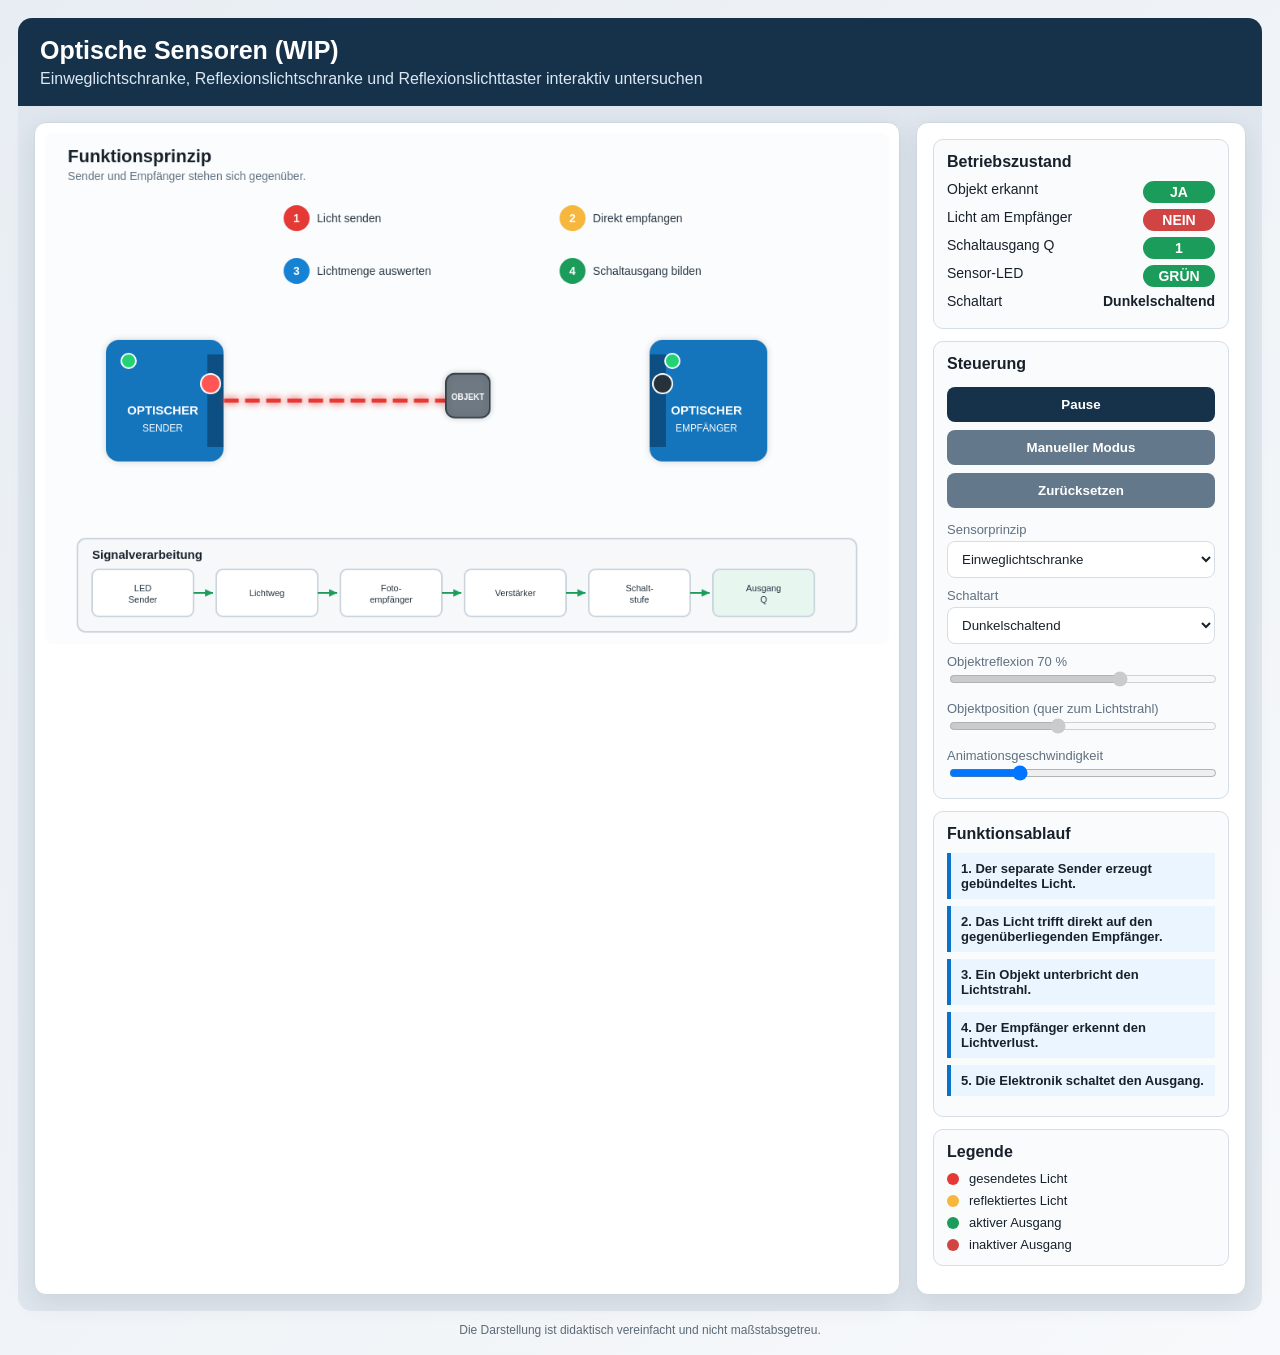
<file: sensoren/optisch.html>
<!DOCTYPE html>
<html lang="de">
<head>
<meta charset="UTF-8">
<meta name="viewport" content="width=device-width, initial-scale=1.0">
<title>Optische Sensoren – Interaktive Unterrichtsanimation</title>
<link rel="stylesheet" href="../styles.css">
</head>
<body class="simulation-page">
<div class="app">
<header>
  <h1>Optische Sensoren (WIP)</h1>
  <p>Einweglichtschranke, Reflexionslichtschranke und Reflexionslichttaster interaktiv untersuchen</p>
</header>

<div class="main">
  <section class="stage">
    <canvas id="canvas" width="1040" height="630"></canvas>
  </section>

  <aside class="side">
    <div class="card">
      <h2>Betriebszustand</h2>
      <div class="status"><span>Objekt erkannt</span><span id="detBadge" class="badge off">NEIN</span></div>
      <div class="status"><span>Licht am Empfänger</span><span id="lightBadge" class="badge on">JA</span></div>
      <div class="status"><span>Schaltausgang Q</span><span id="outBadge" class="badge off">0</span></div>
      <div class="status"><span>Sensor-LED</span><span id="ledBadge" class="badge off">ROT</span></div>
      <div class="status"><span>Schaltart</span><strong id="logicValue">Dunkelschaltend</strong></div>
    </div>

    <div class="card controls">
      <h2>Steuerung</h2>
      <button id="playBtn">Pause</button>
      <button id="manualBtn" class="secondary">Manueller Modus</button>
      <button id="resetBtn" class="secondary">Zurücksetzen</button>

      <label for="sensorType">Sensorprinzip</label>
      <select id="sensorType">
        <option value="through">Einweglichtschranke</option>
        <option value="retro">Reflexionslichtschranke</option>
        <option value="diffuse">Reflexionslichttaster</option>
      </select>

      <label for="switchMode">Schaltart</label>
      <select id="switchMode">
        <option value="dark">Dunkelschaltend</option>
        <option value="light">Hellschaltend</option>
      </select>

      <label for="reflectivity">Objektreflexion <span id="reflectivityValue">70 %</span></label>
      <input id="reflectivity" type="range" min="15" max="100" value="70">

      <label for="position" id="positionLabel">Objektposition (quer zum Lichtstrahl)</label>
      <input id="position" type="range" min="0" max="100" value="0" disabled>

      <label for="speed">Animationsgeschwindigkeit</label>
      <input id="speed" type="range" min="1" max="5" value="2">
    </div>

    <div class="card">
      <h2>Funktionsablauf</h2>
      <div class="step active" id="s1">1. Der Sender erzeugt gebündeltes Licht.</div>
      <div class="step" id="s2">2. Das Licht durchläuft den Überwachungsbereich.</div>
      <div class="step" id="s3">3. Das Objekt beeinflusst den Lichtweg.</div>
      <div class="step" id="s4">4. Der Empfänger wertet die Lichtmenge aus.</div>
      <div class="step" id="s5">5. Die Elektronik schaltet den Ausgang.</div>
    </div>

    <div class="card">
      <h2>Legende</h2>
      <div class="legend">
        <span class="dot" style="background:#e53935"></span><span>gesendetes Licht</span>
        <span class="dot" style="background:#f6b73c"></span><span>reflektiertes Licht</span>
        <span class="dot" style="background:#1c9c5a"></span><span>aktiver Ausgang</span>
        <span class="dot" style="background:#d04444"></span><span>inaktiver Ausgang</span>
      </div>
    </div>
  </aside>
</div>
<footer>Die Darstellung ist didaktisch vereinfacht und nicht maßstabsgetreu.</footer>
</div>

<script>
const canvas=document.getElementById("canvas");
const ctx=canvas.getContext("2d");
const sensorType=document.getElementById("sensorType");
const switchMode=document.getElementById("switchMode");
const reflectivity=document.getElementById("reflectivity");
const positionSlider=document.getElementById("position");
const speedSlider=document.getElementById("speed");
const playBtn=document.getElementById("playBtn");
const manualBtn=document.getElementById("manualBtn");
const resetBtn=document.getElementById("resetBtn");
const detBadge=document.getElementById("detBadge");
const lightBadge=document.getElementById("lightBadge");
const outBadge=document.getElementById("outBadge");
const ledBadge=document.getElementById("ledBadge");
const logicValue=document.getElementById("logicValue");
const reflectivityValue=document.getElementById("reflectivityValue");
const positionLabel=document.getElementById("positionLabel");

let position=0;
let direction=1;
let running=true;
let manual=false;
let phase=0;
let last=performance.now();

const descriptions={
  through:[
    "1. Der separate Sender erzeugt gebündeltes Licht.",
    "2. Das Licht trifft direkt auf den gegenüberliegenden Empfänger.",
    "3. Ein Objekt unterbricht den Lichtstrahl.",
    "4. Der Empfänger erkennt den Lichtverlust.",
    "5. Die Elektronik schaltet den Ausgang."
  ],
  retro:[
    "1. Sender und Empfänger befinden sich in einem Gehäuse.",
    "2. Ein Reflektor wirft das Licht zum Sensor zurück.",
    "3. Ein Objekt unterbricht Hin- und Rückweg.",
    "4. Der Empfänger erkennt den Lichtverlust.",
    "5. Die Elektronik schaltet den Ausgang."
  ],
  diffuse:[
    "1. Sender und Empfänger befinden sich in einem Gehäuse.",
    "2. Der Sender beleuchtet den Erfassungsbereich.",
    "3. Das Objekt reflektiert einen Teil des Lichts.",
    "4. Der Empfänger bewertet die reflektierte Lichtmenge.",
    "5. Die Elektronik schaltet bei ausreichendem Signal."
  ]
};

function roundRect(x,y,w,h,r,fill,stroke){
  ctx.beginPath();ctx.roundRect(x,y,w,h,r);
  if(fill){ctx.fillStyle=fill;ctx.fill()}
  if(stroke){ctx.strokeStyle=stroke;ctx.stroke()}
}

function drawArrow(x1,y1,x2,y2,color,width){
  ctx.strokeStyle=color;ctx.fillStyle=color;ctx.lineWidth=width;
  ctx.beginPath();ctx.moveTo(x1,y1);ctx.lineTo(x2,y2);ctx.stroke();
  const angle=Math.atan2(y2-y1,x2-x1);
  ctx.beginPath();ctx.moveTo(x2,y2);
  ctx.lineTo(x2-11*Math.cos(angle-.45),y2-11*Math.sin(angle-.45));
  ctx.lineTo(x2-11*Math.cos(angle+.45),y2-11*Math.sin(angle+.45));
  ctx.closePath();ctx.fill();
}

function drawBeam(x1,y1,x2,y2,color,alpha){
  ctx.save();
  ctx.strokeStyle=color;ctx.shadowColor=color;ctx.shadowBlur=10;
  ctx.globalAlpha=alpha;ctx.lineWidth=5;
  ctx.setLineDash([18,8]);ctx.lineDashOffset=-phase*35;
  ctx.beginPath();ctx.moveTo(x1,y1);ctx.lineTo(x2,y2);ctx.stroke();
  ctx.setLineDash([]);ctx.restore();
}

function drawDevice(x,y,label,receiver,ledOn,faceLeft){
  ctx.save();ctx.shadowColor="rgba(0,0,0,.16)";ctx.shadowBlur=10;
  roundRect(x,y,145,150,16,"#1475bd");ctx.restore();
  ctx.fillStyle="#0d4f82";ctx.fillRect(faceLeft?x:x+125,y+18,20,114);
  ctx.beginPath();ctx.arc(faceLeft?x+16:x+129,y+54,12,0,Math.PI*2);
  ctx.fillStyle=receiver?"#26313a":"#ff5555";ctx.fill();
  ctx.strokeStyle="#fff";ctx.lineWidth=2;ctx.stroke();
  ctx.beginPath();ctx.arc(x+28,y+26,9,0,Math.PI*2);
  ctx.fillStyle=ledOn?"#24d275":"#ff4f4f";ctx.fill();ctx.stroke();
  ctx.fillStyle="#fff";ctx.font="bold 15px Arial";ctx.textAlign="center";
  ctx.fillText(label,x+70,y+92);
  ctx.font="12px Arial";ctx.fillText(receiver?"EMPFÄNGER":"SENDER",x+70,y+113);
  ctx.textAlign="start";
}

function drawCombinedSensor(x,y,ledOn){
  ctx.save();ctx.shadowColor="rgba(0,0,0,.16)";ctx.shadowBlur=10;
  roundRect(x,y,170,170,16,"#1475bd");ctx.restore();
  ctx.fillStyle="#0d4f82";ctx.fillRect(x+145,y+18,25,134);
  ctx.beginPath();ctx.arc(x+150,y+57,11,0,Math.PI*2);ctx.fillStyle="#ff5555";ctx.fill();
  ctx.beginPath();ctx.arc(x+150,y+111,11,0,Math.PI*2);ctx.fillStyle="#27343e";ctx.fill();
  ctx.strokeStyle="#fff";ctx.lineWidth=2;ctx.stroke();
  ctx.beginPath();ctx.arc(x+29,y+27,9,0,Math.PI*2);ctx.fillStyle=ledOn?"#24d275":"#ff4f4f";ctx.fill();ctx.stroke();
  ctx.fillStyle="#fff";ctx.font="bold 15px Arial";ctx.textAlign="center";
  ctx.fillText("SENDER +",x+75,y+78);ctx.fillText("EMPFÄNGER",x+75,y+99);
  ctx.textAlign="start";
}

function drawReflector(x,y){
  roundRect(x,y,42,170,5,"#f3f5f7","#7c8994");
  ctx.strokeStyle="#c4cbd1";ctx.lineWidth=2;
  for(let i=0;i<7;i++){ctx.beginPath();ctx.moveTo(x+4,y+8+i*23);ctx.lineTo(x+38,y+27+i*23);ctx.stroke()}
  ctx.save();ctx.translate(x+24,y+130);ctx.rotate(-Math.PI/2);
  ctx.fillStyle="#52616d";ctx.font="13px Arial";ctx.fillText("REFLEKTOR",0,0);ctx.restore();
}

function objectGeometry(type){
  if(type==="diffuse") return {x:360+position*4.2,y:260,w:92,h:150};
  return {x:494,y:210+position*2.15,w:54,h:54};
}

function drawObject(g){
  ctx.save();ctx.shadowColor="rgba(0,0,0,.2)";ctx.shadowBlur=9;
  roundRect(g.x,g.y,g.w,g.h,Math.min(14,g.w/5),"#6f7983","#35414a");ctx.restore();
  ctx.fillStyle="#aeb7bf";
  ctx.fillStyle="#fff";ctx.font=g.w<70?"bold 10px Arial":"bold 13px Arial";ctx.textAlign="center";
  ctx.fillText("OBJEKT",g.x+g.w/2,g.y+g.h/2+5);ctx.textAlign="start";
}

function calculateState(){
  const type=sensorType.value;
  const g=objectGeometry(type);
  let received=1;
  let detected=false;
  if(type==="through" || type==="retro"){
    const returnBeamY=305+(885-g.x)/(885-245)*70;
    const beamHeights=type==="retro"?[305,returnBeamY]:[330];
    const blocks=beamHeights.some(beamY=>g.y<=beamY && g.y+g.h>=beamY);
    received=blocks ? .04 : 1;
    detected=blocks;
  }else{
    const distance=Math.max(0,g.x-270);
    const reflection=Number(reflectivity.value)/100;
    received=Math.max(0,Math.min(1,reflection*(1-distance/560)*1.45));
    detected=received>=.32;
  }
  const output=switchMode.value==="light"?received>=.32:received<.32;
  return {type:type,g:g,received:received,detected:detected,output:output};
}

function drawScene(state){
  ctx.fillStyle="#17212b";ctx.font="bold 22px Arial";ctx.fillText("Funktionsprinzip",28,36);
  ctx.fillStyle="#607080";ctx.font="14px Arial";
  const titles={
    through:"Sender und Empfänger stehen sich gegenüber.",
    retro:"Ein Reflektor führt das Licht zum kombinierten Sensor zurück.",
    diffuse:"Das Objekt selbst reflektiert Licht zum Sensor."
  };
  ctx.fillText(titles[state.type],28,58);

  const beamY=330;
  if(state.type==="through"){
    drawDevice(75,255,"OPTISCHER",false,state.output,false);
    drawDevice(745,255,"OPTISCHER",true,state.output,true);
    const leftEnd=state.detected?state.g.x:761;
    drawBeam(220,beamY,leftEnd,beamY,"#e53935",1);
  }else{
    drawCombinedSensor(75,245,state.output);
    if(state.type==="retro"){
      drawReflector(885,245);
      const stopX=state.detected?state.g.x:885;
      drawBeam(245,305,stopX,305,"#e53935",1);
      if(!state.detected)drawBeam(885,305,245,375,"#f6b73c",.95);
      else drawBeam(state.g.x,305,state.g.x,305,"#f6b73c",0);
    }else{
      const targetX=state.g.x;
      drawBeam(245,305,targetX,315,"#e53935",.95);
      if(state.received>.02)drawBeam(targetX,365,245,375,"#f6b73c",Math.max(.18,state.received));
    }
  }
  drawObject(state.g);


  const callouts=[
    ["1","Licht senden",310,105,"#e53935"],
    ["2",state.type==="diffuse"?"Am Objekt reflektieren":state.type==="retro"?"Am Reflektor umlenken":"Direkt empfangen",650,105,"#f6b73c"],
    ["3","Lichtmenge auswerten",310,170,"#1682d4"],
    ["4","Schaltausgang bilden",650,170,"#1c9c5a"]
  ];
  callouts.forEach(function(item,index){
    const active=index<2 || state.detected;
    ctx.globalAlpha=active?1:.35;ctx.beginPath();ctx.arc(item[2],item[3],16,0,Math.PI*2);
    ctx.fillStyle=item[4];ctx.fill();ctx.fillStyle="#fff";ctx.font="bold 14px Arial";
    ctx.textAlign="center";ctx.fillText(item[0],item[2],item[3]+5);ctx.textAlign="start";
    ctx.fillStyle="#263542";ctx.font="14px Arial";ctx.fillText(item[1],item[2]+25,item[3]+5);ctx.globalAlpha=1;
  });
}

function drawSignalChain(state){
  const y=500,boxWidth=125,gap=28;
  roundRect(40,y,960,115,10,"#f6f8fa","#ccd5dd");
  ctx.fillStyle="#17212b";ctx.font="bold 15px Arial";ctx.fillText("Signalverarbeitung",58,y+25);
  const boxes=[["LED","Sender"],["Lichtweg"],["Foto-","empfänger"],["Verstärker"],["Schalt-","stufe"],["Ausgang","Q"]]
    .map(function(lines,index){return {lines:lines,x:58+index*(boxWidth+gap)}});
  ctx.font="11px Arial";
  boxes.forEach(function(box,i){
    const output=i===boxes.length-1;
    roundRect(box.x,y+38,boxWidth,58,8,output?(state.output?"#e7f7ef":"#faecec"):"#fff","#cbd5de");
    ctx.fillStyle="#253440";ctx.textAlign="center";
    const first=box.lines.length>1?y+65:y+71;
    box.lines.forEach(function(line,index){ctx.fillText(line,box.x+boxWidth/2,first+index*14)});
    ctx.textAlign="start";
    if(i<boxes.length-1)drawArrow(box.x+boxWidth,y+67,boxes[i+1].x-4,y+67,state.output?"#1c9c5a":"#778590",2);
  });
}
function updateInterface(state){
  detBadge.textContent=state.detected?"JA":"NEIN";
  detBadge.className="badge "+(state.detected?"on":"off");
  const hasLight=state.received>=.32;
  lightBadge.textContent=hasLight?"JA":"NEIN";
  lightBadge.className="badge "+(hasLight?"on":"off");
  outBadge.textContent=state.output?"1":"0";outBadge.className="badge "+(state.output?"on":"off");
  ledBadge.textContent=state.output?"GRÜN":"ROT";ledBadge.className="badge "+(state.output?"on":"off");
  logicValue.textContent=switchMode.value==="dark"?"Dunkelschaltend":"Hellschaltend";
  document.querySelectorAll(".step").forEach(function(el,index){
    el.textContent=descriptions[state.type][index];
    el.classList.toggle("active",index<2 || state.detected);
  });
}

function updateMode(){
  const diffuse=sensorType.value==="diffuse";
  reflectivity.disabled=!diffuse;
  positionLabel.textContent=diffuse?"Objektabstand zum Sensor":"Objektposition (quer zum Lichtstrahl)";
  position=0;direction=1;positionSlider.value=position;
}

function draw(dt){
  ctx.clearRect(0,0,canvas.width,canvas.height);
  const state=calculateState();
  drawScene(state);drawSignalChain(state);updateInterface(state);
}

function animate(now){
  const dt=Math.min(32,now-last);last=now;phase+=dt*.004;
  if(running && !manual){
    position+=direction*Number(speedSlider.value)*dt*.018;
    if(position>=100){position=100;direction=-1}
    if(position<=0){position=0;direction=1}
    positionSlider.value=position;
  }
  draw(dt);requestAnimationFrame(animate);
}

playBtn.addEventListener("click",function(){
  running=!running;playBtn.textContent=running?"Pause":"Start";
});
manualBtn.addEventListener("click",function(){
  manual=!manual;positionSlider.disabled=!manual;
  manualBtn.textContent=manual?"Automatischer Modus":"Manueller Modus";
});
positionSlider.addEventListener("input",function(e){position=Number(e.target.value)});
sensorType.addEventListener("change",updateMode);
switchMode.addEventListener("change",function(){});
reflectivity.addEventListener("input",function(){
  reflectivityValue.textContent=reflectivity.value+" %";
});
resetBtn.addEventListener("click",function(){
  position=0;direction=1;running=true;manual=false;
  sensorType.value="through";switchMode.value="dark";reflectivity.value=70;
  reflectivityValue.textContent="70 %";positionSlider.value=0;positionSlider.disabled=true;
  playBtn.textContent="Pause";manualBtn.textContent="Manueller Modus";updateMode();
});

updateMode();
requestAnimationFrame(animate);
</script>
</body>
</html>
</file>
<file: styles.css>
/* Electro Sim Kit – gemeinsames Designsystem */
:root {
  --bg: #eef2f6;
  --panel: #ffffff;
  --ink: #17212b;
  --muted: #607080;
  --navy: #16324a;
  --blue: #0b72c9;
  --blue-light: #55b8ff;
  --blue2: #55b8ff;
  --orange: #f08a24;
  --green: #1c9c5a;
  --red: #d04444;
  --line: #d5dde6;
  --content-bg: #dfe6ed;
  --panel-border: #cfd8e2;
  --panel-shadow: 0 8px 24px rgba(36, 55, 75, 0.10);
  --radius-large: 14px;
  --radius-panel: 12px;
}

* { box-sizing: border-box; }
html { scroll-behavior: smooth; }
body {
  margin: 0;
  min-height: 100vh;
  font-family: Arial, Helvetica, sans-serif;
  color: var(--ink);
  background: linear-gradient(135deg, #e8edf3, #f7f9fb);
}
a { color: inherit; }
.app { max-width: 1400px; margin: 0 auto; padding: 18px; }
footer { margin-top: 12px; color: #5c6a77; font-size: 12px; text-align: center; }

/* Startseite */
.landing-page header {
  position: relative;
  overflow: hidden;
  display: grid;
  grid-template-columns: minmax(0, 1.35fr) minmax(280px, 0.65fr);
  gap: 28px;
  align-items: center;
  min-height: 310px;
  padding: 44px 48px;
  color: #fff;
  background: var(--navy);
  border-radius: var(--radius-large) var(--radius-large) 0 0;
}
.landing-page header::before,
.landing-page header::after {
  content: "";
  position: absolute;
  border: 1px solid rgba(85, 184, 255, 0.24);
  border-radius: 50%;
}
.landing-page header::before { width: 350px; height: 350px; top: -190px; right: -70px; }
.landing-page header::after { width: 240px; height: 240px; right: 50px; bottom: -175px; }
.hero-copy { position: relative; z-index: 1; }
.eyebrow {
  display: inline-flex;
  align-items: center;
  gap: 9px;
  margin-bottom: 14px;
  color: #bfe4ff;
  font-size: 13px;
  font-weight: bold;
  letter-spacing: 0.12em;
  text-transform: uppercase;
}
.eyebrow::before { content: ""; width: 28px; height: 3px; border-radius: 999px; background: var(--blue-light); }
.landing-page header h1 { max-width: 760px; margin: 0 0 14px; font-size: clamp(34px, 5vw, 58px); line-height: 1.02; letter-spacing: -0.035em; }
.landing-page header p { max-width: 680px; margin: 0; color: #dbe8f3; font-size: 18px; line-height: 1.55; }
.circuit-mark {
  position: relative;
  z-index: 1;
  width: 210px;
  height: 210px;
  justify-self: center;
  border: 2px solid rgba(255, 255, 255, 0.2);
  border-radius: 50%;
  background: rgba(255, 255, 255, 0.05);
  box-shadow: inset 0 0 0 16px rgba(255, 255, 255, 0.025);
}
.circuit-mark::before { content: ""; position: absolute; inset: 42px; border: 7px solid var(--blue-light); border-left-color: var(--orange); border-radius: 50%; transform: rotate(-25deg); }
.circuit-mark::after {
  content: "";
  position: absolute;
  width: 36px;
  height: 36px;
  top: 85px;
  left: 85px;
  border-radius: 50%;
  background: #fff;
  box-shadow: 0 -84px 0 -10px var(--orange), 0 84px 0 -10px var(--green), -84px 0 0 -10px var(--blue-light), 84px 0 0 -10px var(--blue-light);
}
.landing-page main { padding: 36px; background: var(--content-bg); border-radius: 0 0 var(--radius-large) var(--radius-large); }
.intro { display: flex; justify-content: space-between; gap: 28px; align-items: end; margin-bottom: 22px; }
.intro h2 { margin: 0 0 7px; font-size: 27px; }
.intro p { max-width: 760px; margin: 0; color: var(--muted); line-height: 1.55; }
.topic-count { flex: 0 0 auto; color: var(--muted); font-size: 13px; font-weight: bold; letter-spacing: 0.08em; text-transform: uppercase; }
.topics { display: grid; grid-template-columns: repeat(3, minmax(0, 1fr)); gap: 18px; }
.topic-card {
  position: relative;
  overflow: hidden;
  display: flex;
  flex-direction: column;
  min-height: 390px;
  padding: 24px;
  background: var(--panel);
  border: 1px solid var(--panel-border);
  border-radius: var(--radius-panel);
  box-shadow: var(--panel-shadow);
  transition: transform 0.2s ease, box-shadow 0.2s ease;
}
.topic-card:hover { transform: translateY(-4px); box-shadow: 0 14px 30px rgba(36, 55, 75, 0.15); }
.topic-card::before { content: ""; position: absolute; inset: 0 0 auto; height: 5px; background: var(--card-color); }
.topic-icon { display: grid; place-items: center; width: 64px; height: 64px; margin-bottom: 22px; border-radius: 16px; color: var(--card-color); background: var(--card-tint); }
.topic-icon svg { width: 38px; height: 38px; fill: none; stroke: currentColor; stroke-width: 2; stroke-linecap: round; stroke-linejoin: round; }
.topic-card h3 { margin: 0 0 9px; font-size: 23px; }
.topic-card > p { min-height: 66px; margin: 0 0 18px; color: var(--muted); line-height: 1.5; }
.module-list { display: grid; gap: 8px; margin: 0 0 24px; padding: 0; list-style: none; }
.module-list li { display: flex; align-items: center; gap: 9px; color: #41505e; font-size: 14px; }
.module-list li::before { content: ""; flex: 0 0 auto; width: 7px; height: 7px; border-radius: 50%; background: var(--card-color); }
.card-action { display: flex; justify-content: space-between; align-items: center; gap: 12px; min-height: 44px; margin-top: auto; }
.sensor-actions { align-items: stretch; flex-direction: column; }
.sensor-actions .status { align-self: flex-start; }
.simulation-links { display: grid; grid-template-columns: repeat(3, minmax(0, 1fr)); gap: 8px; }
.simulation-links .button { padding-inline: 12px; }
.button { display: inline-flex; align-items: center; justify-content: center; gap: 9px; min-height: 42px; padding: 10px 15px; color: #fff; background: var(--navy); border-radius: 8px; font-size: 14px; font-weight: bold; text-decoration: none; transition: background 0.2s ease; }
.button:hover { background: var(--blue); }
.button span { font-size: 18px; line-height: 1; }
.landing-page .status { padding: 6px 9px; color: #667788; background: #eef2f6; border-radius: 999px; font-size: 11px; font-weight: bold; letter-spacing: 0.04em; text-transform: uppercase; }
.sensoren { --card-color: var(--blue); --card-tint: #eaf5ff; }
.motoren { --card-color: var(--orange); --card-tint: #fff3e7; }
.schaltungen { --card-color: var(--green); --card-tint: #eaf8f1; }
.note { display: grid; grid-template-columns: auto 1fr; gap: 14px; align-items: center; margin-top: 20px; padding: 17px 19px; color: #40505f; background: #f7f9fb; border: 1px solid var(--line); border-radius: 10px; font-size: 14px; line-height: 1.5; }
.note strong { display: grid; place-items: center; width: 34px; height: 34px; color: #fff; background: var(--blue); border-radius: 50%; }

/* Simulationsseiten */
.simulation-page header { padding: 18px 22px; color: #fff; background: var(--navy); border-radius: var(--radius-large) var(--radius-large) 0 0; }
.simulation-page header h1 { margin: 0 0 5px; font-size: 25px; }
.simulation-page header p { margin: 0; color: #dbe8f3; }
.main { display: grid; grid-template-columns: minmax(0, 1fr) 330px; gap: 16px; padding: 16px; background: var(--content-bg); border-radius: 0 0 var(--radius-large) var(--radius-large); }
.stage,
.side { background: var(--panel); border: 1px solid var(--panel-border); border-radius: var(--radius-panel); box-shadow: var(--panel-shadow); }
.stage { padding: 10px; }
canvas { display: block; width: 100%; height: auto; border-radius: 8px; background: #fbfcfd; }
.side { padding: 16px; }
.card { margin-bottom: 12px; padding: 13px; background: #fafbfd; border: 1px solid var(--line); border-radius: 10px; }
.card h2 { margin: 0 0 10px; font-size: 16px; }
.simulation-page .status { display: grid; grid-template-columns: 1fr auto; gap: 8px; margin: 6px 0; font-size: 14px; }
.badge { min-width: 72px; padding: 3px 8px; color: #fff; border-radius: 999px; font-weight: bold; text-align: center; }
.off { background: var(--red); }
.on { background: var(--green); }
.controls button { width: 100%; margin: 4px 0; padding: 10px 12px; color: #fff; background: var(--navy); border: 0; border-radius: 8px; font-weight: bold; cursor: pointer; }
.controls button.secondary { background: #63788a; }
.controls label { display: block; margin-top: 10px; color: var(--muted); font-size: 13px; }
.controls select { width: 100%; margin-top: 4px; padding: 9px 10px; color: var(--ink); background: #fff; border: 1px solid var(--line); border-radius: 8px; }
input[type="range"] { width: 100%; }
.step { margin: 7px 0; padding: 8px 10px; background: #f5f7f9; border-left: 4px solid #c9d2dc; font-size: 13px; }
.step.active { background: #eaf5ff; border-left-color: var(--blue); font-weight: bold; }
.legend { display: grid; grid-template-columns: 14px 1fr; gap: 7px 8px; align-items: center; font-size: 13px; }
.dot { width: 12px; height: 12px; border-radius: 50%; }
.material-note { margin: -2px 0 8px; color: var(--muted); font-size: 12px; }
.material-table { width: 100%; border-collapse: collapse; font-size: 12px; }
.material-table th,
.material-table td { padding: 5px 4px; border-bottom: 1px solid var(--line); text-align: left; }
.material-table th:nth-child(n+2),
.material-table td:nth-child(n+2) { text-align: right; }
.material-table tr.selected td { color: #0d5f98; background: #eaf5ff; font-weight: bold; }

@media (max-width: 980px) {
  .landing-page header { grid-template-columns: 1fr; padding: 38px 34px; }
  .circuit-mark { display: none; }
  .topics { grid-template-columns: 1fr; }
  .topic-card { min-height: 0; }
  .topic-card > p { min-height: 0; }
  .main { grid-template-columns: 1fr; }
}

@media (max-width: 620px) {
  .app { padding: 10px; }
  .landing-page header { min-height: 280px; padding: 32px 23px; }
  .landing-page header h1 { font-size: 37px; }
  .landing-page header p { font-size: 16px; }
  .landing-page main { padding: 24px 14px; }
  .intro { display: block; }
  .topic-count { margin-top: 14px; }
  .topic-card { padding: 21px; }
  .card-action { flex-direction: column; align-items: flex-start; }
  .simulation-links { width: 100%; grid-template-columns: 1fr; }
  .simulation-page header { padding: 16px 18px; }
  .simulation-page header h1 { font-size: 22px; }
  .main { padding: 10px; }
  .side { padding: 12px; }
}

@media (prefers-reduced-motion: reduce) {
  html { scroll-behavior: auto; }
  .topic-card { transition: none; }
}
</file>
<file: schaltungen/schwingkreise.css>
.circuit-page { background: #e9eef3; }
.circuit-page .app { max-width: 1520px; padding: 12px; }
.circuit-header { display: flex; align-items: center; justify-content: space-between; gap: 24px; padding: 16px 24px 18px !important; }
.circuit-header h1 { margin-top: 5px !important; }
.back-link { color: #a9d9fa; font-size: 12px; font-weight: bold; letter-spacing: .05em; text-decoration: none; text-transform: uppercase; }
.back-link:hover { color: #fff; }
.live-pill { display: flex; align-items: center; gap: 8px; padding: 8px 12px; color: #dbe8f3; background: rgba(255,255,255,.08); border: 1px solid rgba(255,255,255,.14); border-radius: 999px; font-size: 12px; font-weight: bold; white-space: nowrap; }
.live-pill span { width: 8px; height: 8px; background: #40d889; border-radius: 50%; box-shadow: 0 0 0 4px rgba(64,216,137,.13); animation: pulse 2s infinite; }
@keyframes pulse { 50% { box-shadow: 0 0 0 7px rgba(64,216,137,0); } }
.circuit-main { display: grid; grid-template-columns: minmax(0,1fr) 338px; gap: 14px; padding: 14px; background: var(--content-bg); border-radius: 0 0 var(--radius-large) var(--radius-large); }
.workspace { min-width: 0; }
.mode-switch { display: grid; grid-template-columns: 1fr 1fr; gap: 8px; max-width: 480px; margin-bottom: 12px; padding: 5px; background: #cfd8e1; border-radius: 12px; }
.mode-switch button { display: flex; align-items: center; gap: 10px; padding: 8px 12px; color: #5a6977; background: transparent; border: 0; border-radius: 9px; cursor: pointer; text-align: left; transition: .2s ease; }
.mode-switch button.active { color: var(--navy); background: #fff; box-shadow: 0 3px 9px rgba(25,45,65,.13); }
.mode-switch strong,.mode-switch small { display: block; }
.mode-switch strong { font-size: 13px; }
.mode-switch small { margin-top: 2px; font-size: 10px; }
.tab-symbol { display: grid; place-items: center; width: 30px; height: 30px; color: #fff; background: var(--blue); border-radius: 8px; font-weight: bold; }
.capacitor-symbol { background: var(--orange); }
.visual-grid { display: grid; grid-template-columns: minmax(400px,1.08fr) minmax(360px,.92fr); gap: 12px; }
.visual-card,.control-panel { background: #fff; border: 1px solid var(--panel-border); border-radius: 12px; box-shadow: var(--panel-shadow); }
.visual-card { overflow: hidden; }
.section-heading { display: flex; align-items: center; justify-content: space-between; gap: 12px; padding: 15px 18px 8px; }
.section-heading h2,.control-title h2 { margin: 3px 0 0; font-size: 17px; }
.section-kicker { color: #71808e; font-size: 9px; font-weight: bold; letter-spacing: .14em; text-transform: uppercase; }
.ac-badge { padding: 6px 9px; color: #0c659f; background: #eaf5ff; border: 1px solid #c7e5fa; border-radius: 7px; font-size: 12px; font-weight: bold; }
#schematic { display: block; width: 100%; height: auto; max-height: 310px; padding: 3px 13px; }
.wire { fill: none; stroke: #334858; stroke-width: 6; stroke-linecap: round; stroke-linejoin: round; }
.source { fill: #fff; stroke: var(--blue); stroke-width: 5; }
.source-wave { fill: none; stroke: var(--blue); stroke-width: 4; stroke-linecap: round; }
.component-box { fill: #fff; stroke: #d4dee7; stroke-width: 2; }
.iec-resistor { fill: #fff !important; stroke: #334858; stroke-width: 4; }
.iec-component { filter: drop-shadow(0 3px 3px rgba(26,51,70,.08)); }
.circuit-symbol.is-hidden { display: none; }
.reactive-box { fill: #ecf7ff; stroke: #a9daf8; }
.component-line { fill: none; stroke: #596a78; stroke-width: 4; stroke-linecap: round; stroke-linejoin: round; }
.reactive-line { stroke: #334858; }
.component-caption { fill: #435463; font: bold 14px Arial; }
.node { fill: var(--navy); }
.current-arrow { fill: none; stroke: var(--orange); stroke-width: 3; stroke-linecap: round; }
.current-arrow text { fill: var(--orange); stroke: none; font: bold 13px Arial; }
.formula-strip { display: flex; justify-content: space-between; gap: 12px; padding: 10px 18px; color: #526574; background: #f6f8fa; border-top: 1px solid #e2e8ee; font: 13px Georgia,serif; }
.scope-card { display: flex; flex-direction: column; }
.scope-heading { flex: 0 0 auto; }
.icon-button { display: grid; place-items: center; width: 32px; height: 32px; color: var(--navy); background: #f0f4f7; border: 1px solid #d6dfe7; border-radius: 8px; cursor: pointer; font-weight: bold; }
.scope-wrap { flex: 1; min-height: 260px; margin: 0 12px; overflow: hidden; background: #102331; border-radius: 8px; }
#scope { width: 100%; height: 100%; min-height: 260px; background: #102331; border-radius: 8px; }
.scope-legend { display: flex; justify-content: center; gap: 24px; padding: 10px; color: #536474; font-size: 11px; }
.scope-legend span { display: flex; align-items: center; gap: 6px; }
.scope-legend i { width: 18px; height: 3px; border-radius: 2px; }
.voltage-dot { background: #55b8ff; }.current-dot { background: #f6a148; }
.metrics { display: grid; grid-template-columns: repeat(3,1fr); gap: 10px; margin-top: 12px; }
.metrics article { display: flex; align-items: center; gap: 11px; min-width: 0; padding: 13px; background: #fff; border: 1px solid var(--panel-border); border-radius: 10px; box-shadow: 0 4px 12px rgba(36,55,75,.07); }
.metric-icon { display: grid; place-items: center; flex: 0 0 auto; width: 37px; height: 37px; color: #fff; background: var(--blue); border-radius: 9px; font-weight: bold; }
.metric-icon.current { background: var(--orange); }.metric-icon.phase { background: #7258b5; }
.metrics small,.metrics strong { display: block; white-space: nowrap; }
.metrics small { margin-bottom: 2px; color: #758492; font-size: 10px; }
.metrics strong { color: #20303c; font-size: 16px; }
.control-panel { padding: 17px; }
.control-title { display: flex; align-items: center; justify-content: space-between; gap: 10px; padding-bottom: 13px; border-bottom: 1px solid #e0e7ed; }
.reset-button { padding: 6px 8px; color: #5f7180; background: #f3f6f8; border: 1px solid #d6dfe7; border-radius: 7px; cursor: pointer; font-size: 11px; font-weight: bold; }
.control-group { position: relative; margin-top: 15px; padding: 13px; background: #f8fafc; border: 1px solid #dbe3ea; border-radius: 10px; transition: opacity .2s; }
.control-label { display: flex; justify-content: space-between; gap: 8px; align-items: center; margin-bottom: 10px; }
.control-label label { color: #425361; font-size: 12px; font-weight: bold; }
.control-label output { min-width: 72px; padding: 5px 7px; color: #fff; background: var(--navy); border-radius: 6px; font-size: 12px; font-weight: bold; text-align: center; }
.control-group input[type="range"] { height: 5px; accent-color: var(--blue); cursor: pointer; }
.range-scale { display: flex; justify-content: space-between; margin-top: 4px; color: #8a97a2; font-size: 9px; }
.inactive-control { opacity: .45; }
.inactive-control input { cursor: not-allowed !important; }
.inactive-note { display: block; margin-top: 6px; color: #6e7c88; font-size: 9px; text-align: center; }
.frequency-control { border-color: #c9d8e4; background: #f3f8fc; }
.explanation { display: grid; grid-template-columns: 40px 1fr; gap: 11px; margin-top: 16px; padding: 13px; color: #24516e; background: #eaf5ff; border: 1px solid #bee1f8; border-radius: 10px; }
.explanation-icon { display: grid; place-items: center; width: 38px; height: 38px; color: #fff; background: var(--blue); border-radius: 10px; font-weight: bold; }
.explanation strong { font-size: 12px; }.explanation p { margin: 4px 0 0; color: #547186; font-size: 11px; line-height: 1.45; }
.circuit-page footer { margin: 7px 0 0; }
@media (min-width: 1100px) and (min-height: 720px) { .circuit-page .app { min-height: 100vh; display: flex; flex-direction: column; }.circuit-main { flex: 1; }.workspace { display: flex; flex-direction: column; }.visual-grid { flex: 1; } }
@media (max-width: 1120px) { .circuit-main { grid-template-columns: 1fr; }.control-panel { display: grid; grid-template-columns: repeat(2,1fr); gap: 12px; }.control-title,.explanation { grid-column: 1/-1; }.control-group { margin-top: 0; }.visual-grid { grid-template-columns: 1fr 1fr; } }
@media (max-width: 780px) { .circuit-header { align-items: flex-start; padding: 14px 17px !important; }.live-pill { display: none; }.circuit-main { padding: 10px; }.visual-grid { grid-template-columns: 1fr; }.metrics { grid-template-columns: 1fr 1fr; }.control-panel { grid-template-columns: 1fr; }.control-title,.explanation { grid-column: auto; }.formula-strip { flex-direction: column; gap: 4px; }.scope-wrap,#scope { min-height: 240px; } }
@media (max-width: 430px) { .mode-switch { max-width: none; }.mode-switch button { padding: 7px; }.tab-symbol { display: none; }.metrics { grid-template-columns: 1fr; }.circuit-header h1 { font-size: 20px !important; }.circuit-header p { font-size: 12px; } }
@media (prefers-reduced-motion: reduce) { .live-pill span { animation: none; } }
</file>
